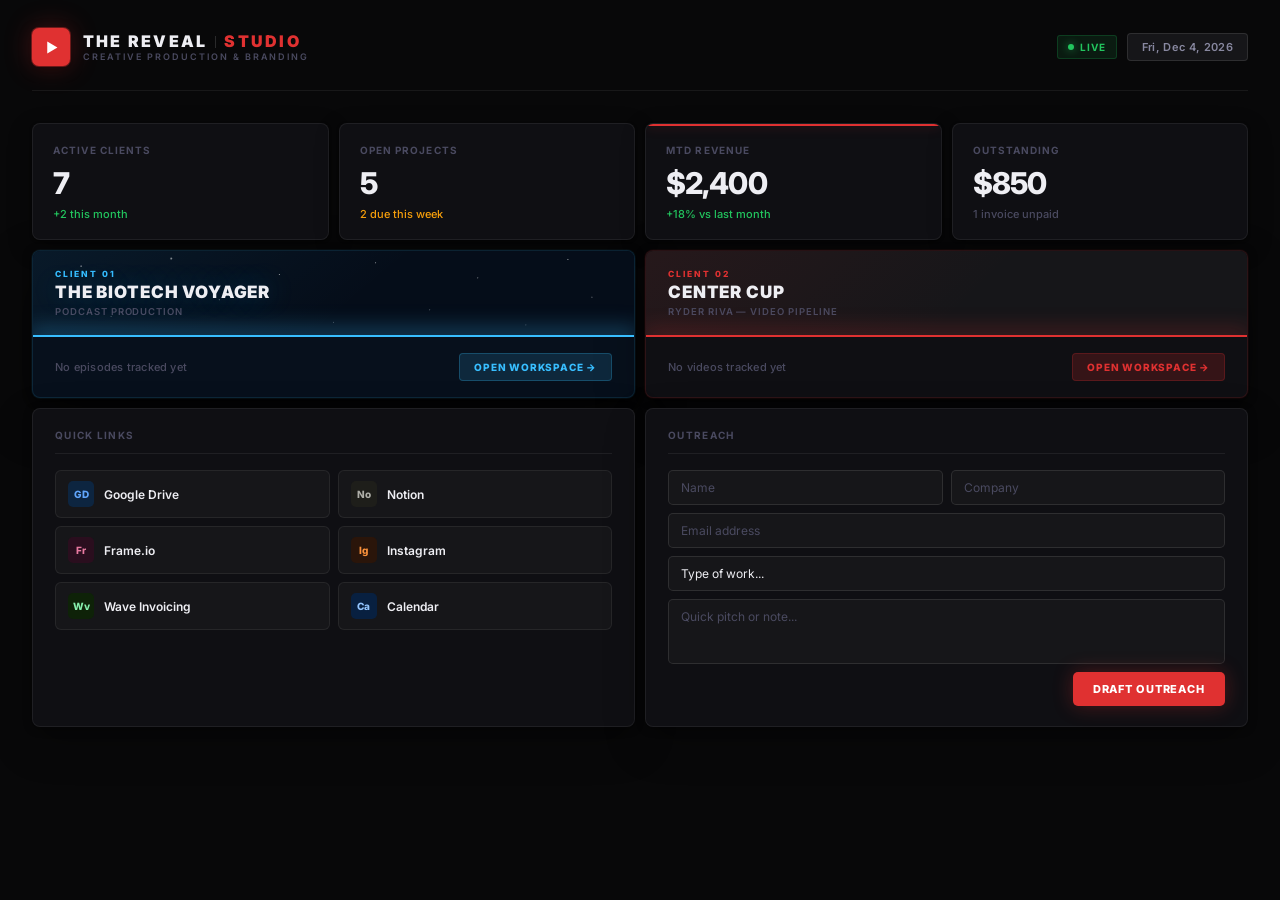
<file: index.html>
<!DOCTYPE html>
<html lang="en">
<head>
  <meta charset="UTF-8">
  <meta name="viewport" content="width=device-width, initial-scale=1.0">
  <title>The Reveal Studio — Dashboard</title>
  <link rel="stylesheet" href="styles.css">
</head>
<body>

<h2 class="sr-only">The Reveal Studio — agency dashboard</h2>

<div class="dash">

  <!-- HEADER -->
  <div class="top-bar">
    <div class="logo-lockup">
      <div class="logo-mark">
        <svg viewBox="0 0 20 20" fill="none" xmlns="http://www.w3.org/2000/svg">
          <polygon points="5,3 17,10 5,17" fill="white"/>
        </svg>
      </div>
      <div class="logo-text">
        <div class="logo-primary">THE REVEAL<span class="logo-divider"></span><span class="logo-accent">STUDIO</span></div>
        <div class="logo-sub">Creative Production &amp; Branding</div>
      </div>
    </div>
    <div class="header-right">
      <div class="live-badge"><div class="live-dot"></div>Live</div>
      <div class="date-pill" id="today-date"></div>
    </div>
  </div>

  <!-- METRIC CARDS -->
  <div class="metrics">
    <div class="metric">
      <div class="metric-label">Active Clients</div>
      <div class="metric-value">7</div>
      <div class="metric-sub up">+2 this month</div>
    </div>
    <div class="metric">
      <div class="metric-label">Open Projects</div>
      <div class="metric-value">5</div>
      <div class="metric-sub warn">2 due this week</div>
    </div>
    <div class="metric">
      <div class="metric-accent"></div>
      <div class="metric-label">MTD Revenue</div>
      <div class="metric-value">$2,400</div>
      <div class="metric-sub up">+18% vs last month</div>
    </div>
    <div class="metric">
      <div class="metric-label">Outstanding</div>
      <div class="metric-value">$850</div>
      <div class="metric-sub">1 invoice unpaid</div>
    </div>
  </div>

  <!-- CLIENT WORKSPACES -->
  <div class="workspace-grid">

    <!-- THE BIOTECH VOYAGER -->
    <div class="client-workspace biotech-workspace">
      <div class="workspace-header">
        <div class="workspace-header-inner">
          <div class="workspace-tag">Client 01</div>
          <div class="workspace-name">The Biotech Voyager</div>
          <div class="workspace-meta">Podcast Production</div>
        </div>
      </div>
      <div class="client-entry-body">
        <div class="client-entry-stats" id="bv-entry-stats">—</div>
        <a class="open-client-btn" href="biotech.html">Open Workspace →</a>
      </div>
    </div>

    <!-- CENTER CUP -->
    <div class="client-workspace">
      <div class="workspace-header">
        <div class="workspace-header-inner">
          <div class="workspace-tag">Client 02</div>
          <div class="workspace-name">Center Cup</div>
          <div class="workspace-meta">Ryder Riva — Video Pipeline</div>
        </div>
      </div>
      <div class="client-entry-body">
        <div class="client-entry-stats" id="cc-entry-stats">—</div>
        <a class="open-client-btn" href="center-cup.html">Open Workspace →</a>
      </div>
    </div>

  </div>

  <!-- QUICK LINKS + OUTREACH -->
  <div class="bottom-grid">
    <div class="card">
      <div class="card-header">
        <div class="card-title">Quick Links</div>
      </div>
      <div class="link-grid">
        <a class="quick-link" href="https://drive.google.com" target="_blank">
          <div class="link-icon" style="background:#0D2540;color:#60A5FA">GD</div>
          <span class="link-label">Google Drive</span>
        </a>
        <a class="quick-link" href="https://notion.so" target="_blank">
          <div class="link-icon" style="background:#1E1E1A;color:#AEAEA8">No</div>
          <span class="link-label">Notion</span>
        </a>
        <a class="quick-link" href="https://frame.io" target="_blank">
          <div class="link-icon" style="background:#2A0E1E;color:#E879A0">Fr</div>
          <span class="link-label">Frame.io</span>
        </a>
        <a class="quick-link" href="https://www.instagram.com" target="_blank">
          <div class="link-icon" style="background:#2A150A;color:#FB923C">Ig</div>
          <span class="link-label">Instagram</span>
        </a>
        <a class="quick-link" href="https://wave.com" target="_blank">
          <div class="link-icon" style="background:#0E2208;color:#86EFAC">Wv</div>
          <span class="link-label">Wave Invoicing</span>
        </a>
        <a class="quick-link" href="https://cal.google.com" target="_blank">
          <div class="link-icon" style="background:#082040;color:#93C5FD">Ca</div>
          <span class="link-label">Calendar</span>
        </a>
      </div>
    </div>

    <div class="card">
      <div class="card-header">
        <div class="card-title">Outreach</div>
      </div>
      <div class="outreach-form">
        <div class="outreach-row">
          <input type="text" placeholder="Name" id="out-name" />
          <input type="text" placeholder="Company" id="out-co" />
        </div>
        <input type="email" placeholder="Email address" id="out-email" />
        <select id="out-type">
          <option value="">Type of work...</option>
          <option>Video production</option>
          <option>Brand identity</option>
          <option>Event coverage</option>
          <option>Photography</option>
          <option>Social content</option>
        </select>
        <textarea rows="3" placeholder="Quick pitch or note..." id="out-note"></textarea>
        <button class="send-btn" onclick="handleOutreach()">Draft Outreach</button>
      </div>
    </div>
  </div>

</div>

<script>
const _d = new Date();
document.getElementById('today-date').textContent = _d.toLocaleDateString('en-CA', {
  weekday: 'short', month: 'short', day: 'numeric', year: 'numeric'
});

// Entry stats from localStorage
try {
  const bv = JSON.parse(localStorage.getItem('rs_bv_data') || '{}');
  const n = (bv.episodes || []).length;
  document.getElementById('bv-entry-stats').textContent =
    n === 0 ? 'No episodes tracked yet' : n + ' episode' + (n !== 1 ? 's' : '') + ' in pipeline';
} catch(e) {}
try {
  const cc = JSON.parse(localStorage.getItem('rs_cc_data') || '{}');
  const n = (cc.videos || []).length;
  document.getElementById('cc-entry-stats').textContent =
    n === 0 ? 'No videos tracked yet' : n + ' video' + (n !== 1 ? 's' : '') + ' in pipeline';
} catch(e) {}

function handleOutreach() {
  const name = document.getElementById('out-name').value;
  const co   = document.getElementById('out-co').value;
  const type = document.getElementById('out-type').value;
  const note = document.getElementById('out-note').value;
  if (!name && !co) {
    sendPrompt('Draft a cold outreach email for a potential client for The Reveal Studio. Type of work: ' + (type || 'video production'));
    return;
  }
  sendPrompt('Draft a cold outreach email from Isaiah at The Reveal Studio to ' + (name || 'this contact') + (co ? ' at ' + co : '') + '. Type of work: ' + (type || 'general') + (note ? '. Notes: ' + note : '') + '. Keep it tight, confident, no fluff.');
}
</script>

</body>
</html>
</file>
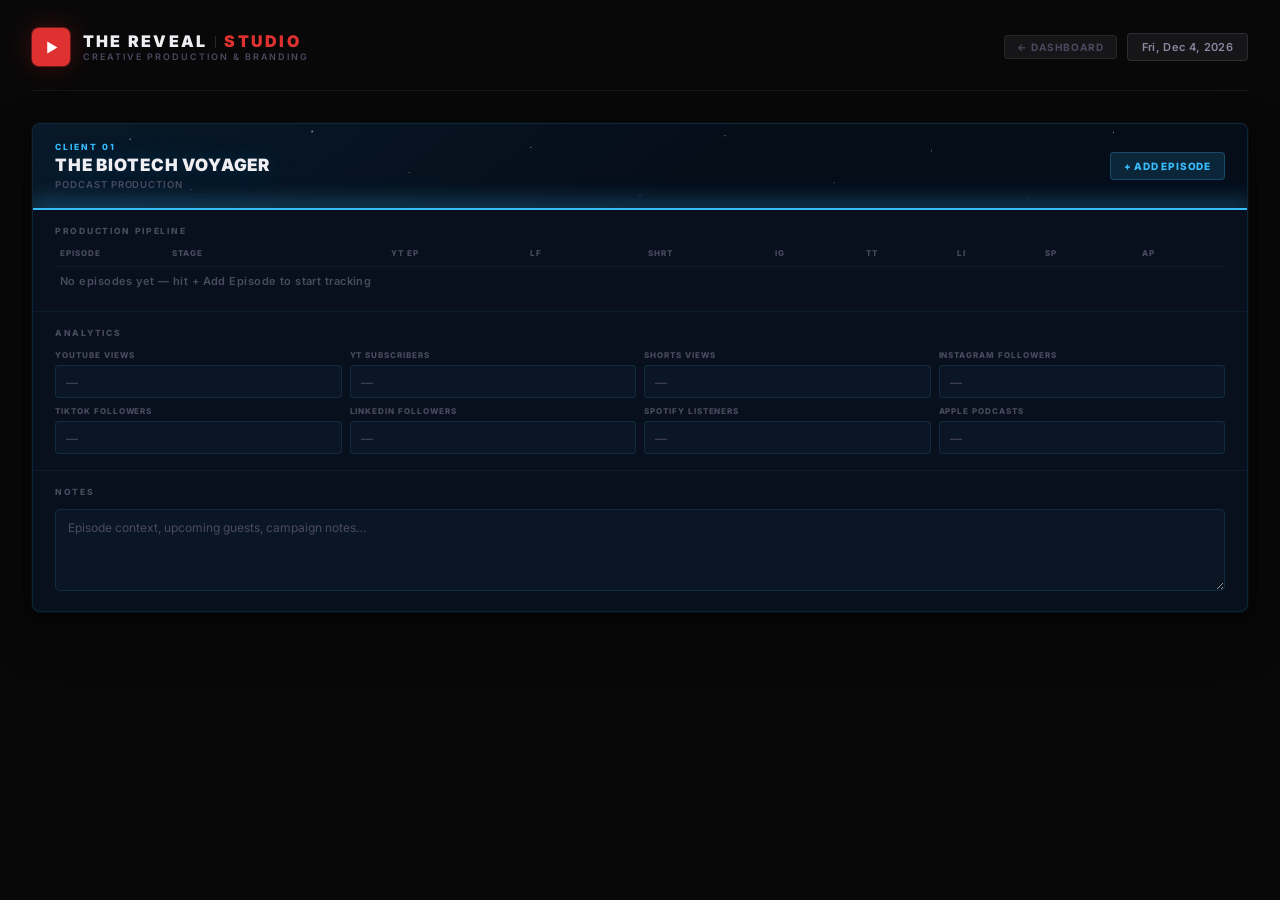
<file: biotech-voyager.html>
<!DOCTYPE html>
<html lang="en">
<head>
  <meta charset="UTF-8">
  <meta name="viewport" content="width=device-width, initial-scale=1.0">
  <title>The Biotech Voyager — The Reveal Studio</title>
  <link rel="stylesheet" href="styles.css">
</head>
<body>

<div class="dash">

  <!-- HEADER -->
  <div class="top-bar">
    <div class="logo-lockup">
      <div class="logo-mark">
        <svg viewBox="0 0 20 20" fill="none" xmlns="http://www.w3.org/2000/svg">
          <polygon points="5,3 17,10 5,17" fill="white"/>
        </svg>
      </div>
      <div class="logo-text">
        <div class="logo-primary">THE REVEAL<span class="logo-divider"></span><span class="logo-accent">STUDIO</span></div>
        <div class="logo-sub">Creative Production &amp; Branding</div>
      </div>
    </div>
    <div class="header-right">
      <a class="back-link" href="index.html">← Dashboard</a>
      <div class="date-pill" id="today-date"></div>
    </div>
  </div>

  <!-- BIOTECH VOYAGER WORKSPACE -->
  <div class="client-workspace biotech-workspace">
    <div class="workspace-header">
      <div class="workspace-header-inner">
        <div class="workspace-tag">Client 01</div>
        <div class="workspace-name">The Biotech Voyager</div>
        <div class="workspace-meta">Podcast Production</div>
      </div>
      <button class="add-ws-btn" onclick="addEpisode()">+ Add Episode</button>
    </div>

    <div class="workspace-section">
      <div class="section-label">Production Pipeline</div>
      <div class="ep-table-wrap">
        <table class="ep-table">
          <thead>
            <tr>
              <th style="width:112px">Episode</th>
              <th style="width:155px">Stage</th>
              <th title="Full YouTube Episode">YT EP</th>
              <th title="Long Form Cuts">LF</th>
              <th title="YouTube Shorts">SHRT</th>
              <th title="Instagram">IG</th>
              <th title="TikTok">TT</th>
              <th title="LinkedIn">LI</th>
              <th title="Spotify">SP</th>
              <th title="Apple Podcasts">AP</th>
              <th style="width:26px"></th>
            </tr>
          </thead>
          <tbody id="ep-tbody"></tbody>
        </table>
      </div>
    </div>

    <div class="workspace-section">
      <div class="section-label">Analytics</div>
      <div class="analytics-grid">
        <div class="analytics-field">
          <label>YouTube Views</label>
          <input type="text" id="bv-yt-views" placeholder="—" oninput="saveBV()">
        </div>
        <div class="analytics-field">
          <label>YT Subscribers</label>
          <input type="text" id="bv-yt-subs" placeholder="—" oninput="saveBV()">
        </div>
        <div class="analytics-field">
          <label>Shorts Views</label>
          <input type="text" id="bv-shorts-views" placeholder="—" oninput="saveBV()">
        </div>
        <div class="analytics-field">
          <label>Instagram Followers</label>
          <input type="text" id="bv-ig" placeholder="—" oninput="saveBV()">
        </div>
        <div class="analytics-field">
          <label>TikTok Followers</label>
          <input type="text" id="bv-tiktok" placeholder="—" oninput="saveBV()">
        </div>
        <div class="analytics-field">
          <label>LinkedIn Followers</label>
          <input type="text" id="bv-linkedin" placeholder="—" oninput="saveBV()">
        </div>
        <div class="analytics-field">
          <label>Spotify Listeners</label>
          <input type="text" id="bv-spotify" placeholder="—" oninput="saveBV()">
        </div>
        <div class="analytics-field">
          <label>Apple Podcasts</label>
          <input type="text" id="bv-apple" placeholder="—" oninput="saveBV()">
        </div>
      </div>
    </div>

    <div class="workspace-section">
      <div class="section-label">Notes</div>
      <textarea class="workspace-notes" id="bv-notes" rows="4"
        placeholder="Episode context, upcoming guests, campaign notes…"
        oninput="saveBV()"></textarea>
    </div>
  </div>

</div>

<script>
const _d = new Date();
document.getElementById('today-date').textContent = _d.toLocaleDateString('en-CA', {
  weekday: 'short', month: 'short', day: 'numeric', year: 'numeric'
});

const BV_KEY = 'rs_bv_data';

const BV_STAGES = [
  'Recording Scheduled','Live on YouTube','Full Episode Uploaded',
  'Clips In Progress','Clips Delivered','Posted'
];
const BV_CONTENT = [
  { key: 'fullYT',    label: 'Full YouTube Episode' },
  { key: 'longForm',  label: 'Long Form Cuts' },
  { key: 'shorts',    label: 'YouTube Shorts' },
  { key: 'instagram', label: 'Instagram' },
  { key: 'tiktok',    label: 'TikTok' },
  { key: 'linkedin',  label: 'LinkedIn' },
  { key: 'spotify',   label: 'Spotify' },
  { key: 'apple',     label: 'Apple Podcasts' }
];
const BV_STAGE_COLOR = {
  'Recording Scheduled':  'var(--text-2)',
  'Live on YouTube':      'var(--red)',
  'Full Episode Uploaded':'var(--amber)',
  'Clips In Progress':    'var(--amber)',
  'Clips Delivered':      'var(--blue)',
  'Posted':               'var(--green)'
};

const ANALYTICS_KEYS = ['yt-views','yt-subs','shorts-views','ig','tiktok','linkedin','spotify','apple'];

let bvData = { episodes: [], analytics: {}, notes: '' };

function loadData() {
  try { const s = localStorage.getItem(BV_KEY); if (s) bvData = JSON.parse(s); } catch(e) {}
  ANALYTICS_KEYS.forEach(k => {
    const el = document.getElementById('bv-' + k);
    if (el) el.value = (bvData.analytics || {})[k] || '';
  });
  document.getElementById('bv-notes').value = bvData.notes || '';
  renderEpisodes();
}

function saveBV() {
  const a = {};
  ANALYTICS_KEYS.forEach(k => { const el = document.getElementById('bv-' + k); a[k] = el ? el.value : ''; });
  bvData.analytics = a;
  bvData.notes = document.getElementById('bv-notes').value;
  localStorage.setItem(BV_KEY, JSON.stringify(bvData));
}

function addEpisode() {
  bvData.episodes.push({
    id: Date.now(), name: '', stage: 'Recording Scheduled',
    content: { fullYT:false, longForm:false, shorts:false, instagram:false, tiktok:false, linkedin:false, spotify:false, apple:false }
  });
  saveBV();
  renderEpisodes();
}

function deleteEpisode(id) {
  bvData.episodes = bvData.episodes.filter(e => e.id !== id);
  saveBV(); renderEpisodes();
}

function updateEpField(id, field, value) {
  const ep = bvData.episodes.find(e => e.id === id);
  if (!ep) return;
  if (field in ep.content) ep.content[field] = value;
  else ep[field] = value;
  saveBV();
  if (field === 'stage') {
    const sel = document.querySelector('[data-ep-stage="' + id + '"]');
    if (sel) sel.style.color = BV_STAGE_COLOR[value] || 'var(--text)';
  }
}

function renderEpisodes() {
  const tbody = document.getElementById('ep-tbody');
  if (!tbody) return;
  if (!bvData.episodes.length) {
    tbody.innerHTML = '<tr><td colspan="11" class="empty-state">No episodes yet — hit + Add Episode to start tracking</td></tr>';
    return;
  }
  tbody.innerHTML = bvData.episodes.map(ep => {
    const stageColor = BV_STAGE_COLOR[ep.stage] || 'var(--text)';
    const opts = BV_STAGES.map(s =>
      '<option value="' + s + '"' + (ep.stage === s ? ' selected' : '') + '>' + s + '</option>'
    ).join('');
    const cbs = BV_CONTENT.map(c =>
      '<td><input type="checkbox" class="ep-cb" title="' + c.label + '"' +
      (ep.content[c.key] ? ' checked' : '') +
      ' onchange="updateEpField(' + ep.id + ',\'' + c.key + '\',this.checked)"></td>'
    ).join('');
    return '<tr>' +
      '<td><input class="ep-name-input" type="text" placeholder="Ep. title…" value="' + escHtml(ep.name) + '"' +
      ' oninput="updateEpField(' + ep.id + ',\'name\',this.value)"></td>' +
      '<td><select class="stage-select" data-ep-stage="' + ep.id + '" style="color:' + stageColor + '"' +
      ' onchange="updateEpField(' + ep.id + ',\'stage\',this.value)">' + opts + '</select></td>' +
      cbs +
      '<td><button class="delete-row-btn" onclick="deleteEpisode(' + ep.id + ')" title="Remove">×</button></td>' +
    '</tr>';
  }).join('');
}

function escHtml(s) {
  if (!s) return '';
  return String(s).replace(/&/g,'&amp;').replace(/</g,'&lt;').replace(/>/g,'&gt;').replace(/"/g,'&quot;');
}

loadData();
</script>

</body>
</html>
</file>
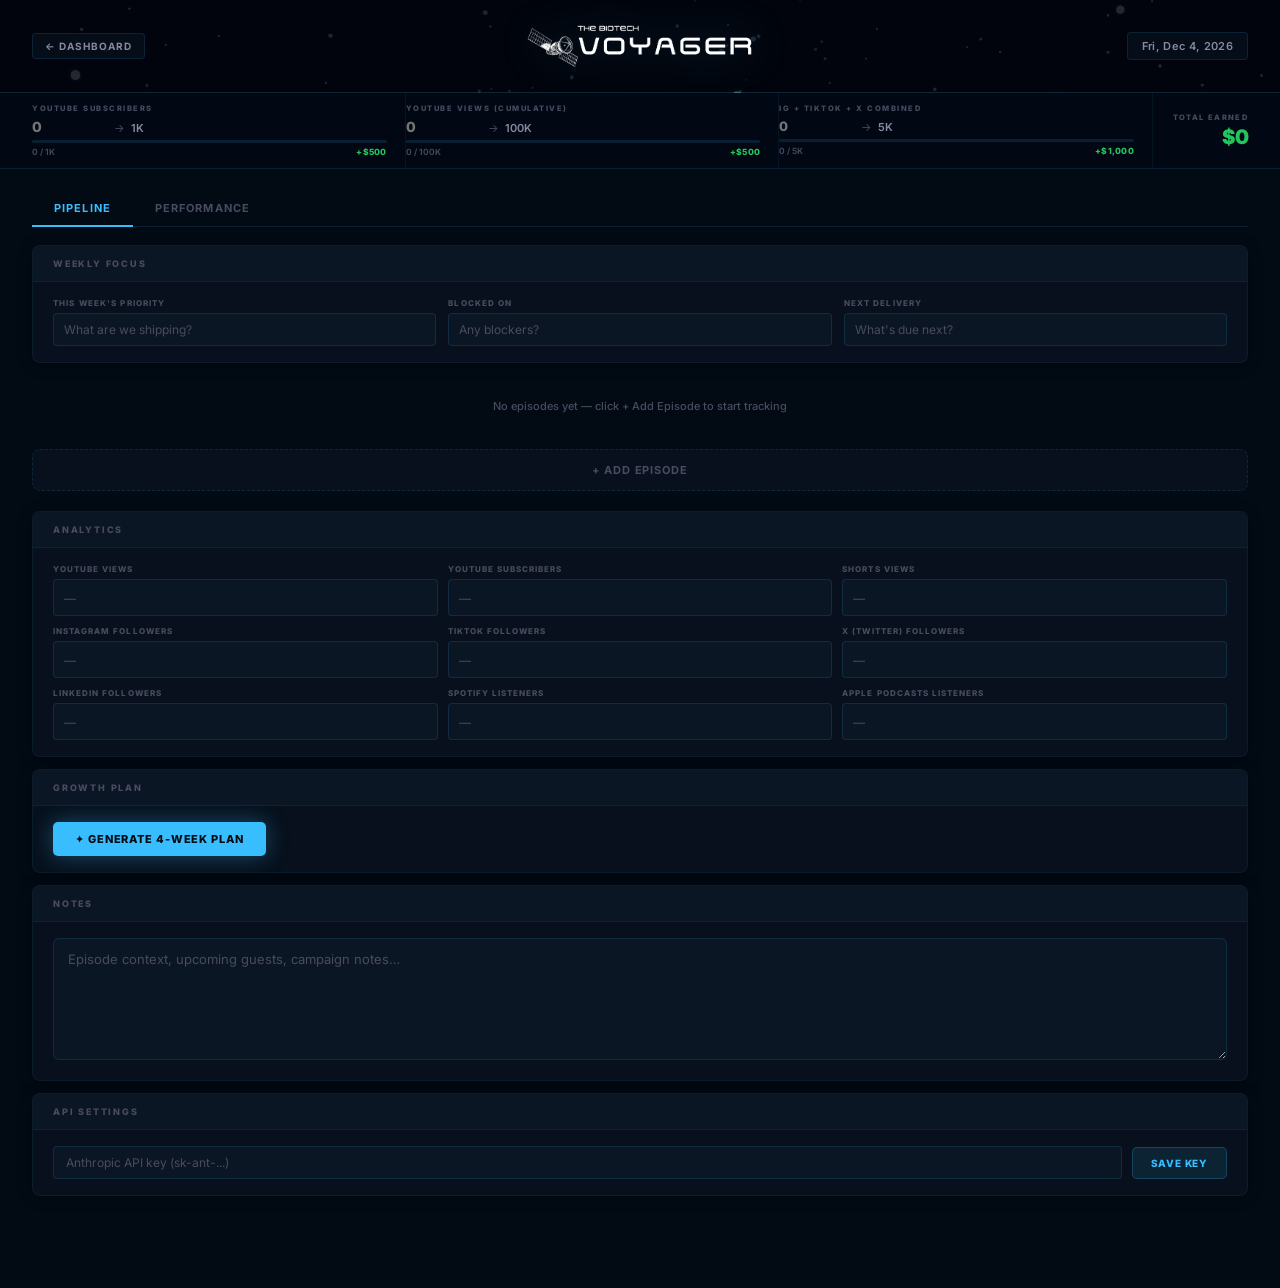
<file: biotech.html>
<!DOCTYPE html>
<html lang="en">
<head>
<meta charset="UTF-8">
<meta name="viewport" content="width=device-width, initial-scale=1.0">
<title>The Biotech Voyager — Workspace</title>
<style>
@import url('https://fonts.googleapis.com/css2?family=Inter:wght@400;500;600;700;800;900&display=swap');

:root {
  --bg:      #020A14;
  --surf:    #07101C;
  --surf2:   #0B1625;
  --surf3:   #101E30;
  --surf4:   #152238;
  --acc:     #38BEFF;
  --acc-dim: rgba(56,190,255,0.11);
  --acc-bdr: rgba(56,190,255,0.22);
  --acc-glo: rgba(56,190,255,0.35);
  --txt:     #EEEEF3;
  --txt2:    #8888A0;
  --txt3:    #4A4A60;
  --bdr:     rgba(56,190,255,0.07);
  --bdr2:    rgba(56,190,255,0.13);
  --bdr3:    rgba(56,190,255,0.20);
  --grn:     #22C55E;
  --grn-dim: rgba(34,197,94,0.11);
  --grn-bdr: rgba(34,197,94,0.22);
  --amb:     #F59E0B;
  --err:     #FF6B6B;
}
* { box-sizing: border-box; margin: 0; padding: 0; }
body {
  font-family: 'Inter', system-ui, sans-serif;
  background: var(--bg); color: var(--txt);
  -webkit-font-smoothing: antialiased; min-height: 100vh;
}

/* ── HEADER ─────────────────────────────────── */
.bv-header {
  position: relative;
  background-image: url('Assets/The Biotech Voyager/Graphics/The Biotech Voyager Logo Reveal (0;00;10;24).jpg');
  background-size: cover; background-position: center 30%;
  border-bottom: 1px solid var(--bdr3);
}
.bv-header::before {
  content: ''; position: absolute; inset: 0;
  background: rgba(2,8,20,0.60); pointer-events: none;
}
.bv-header-inner {
  position: relative;
  display: grid; grid-template-columns: 1fr auto 1fr;
  align-items: center; gap: 20px;
  max-width: 1320px; margin: 0 auto; padding: 24px 32px;
}
.bv-header-left { display: flex; align-items: center; gap: 14px; }
.bv-back {
  display: inline-flex; align-items: center; gap: 7px;
  font-size: 10px; font-weight: 700; letter-spacing: 0.1em; text-transform: uppercase;
  color: var(--txt2); text-decoration: none;
  background: rgba(7,16,28,0.75); border: 1px solid var(--bdr2);
  padding: 6px 12px; border-radius: 4px; transition: color 0.15s, border-color 0.15s;
  flex-shrink: 0;
}
.bv-back:hover { color: var(--txt); border-color: var(--bdr3); }
.bv-header-center { display: flex; justify-content: center; align-items: center; }
.bv-logo-img {
  height: 44px; width: auto;
  filter: drop-shadow(0 0 20px rgba(56,190,255,0.28));
}
.bv-header-right { display: flex; align-items: center; justify-content: flex-end; gap: 10px; }
.bv-live-badge {
  display: none; align-items: center; gap: 6px;
  font-size: 10px; font-weight: 700; letter-spacing: 0.11em; text-transform: uppercase;
  color: var(--acc); background: var(--acc-dim); border: 1px solid var(--acc-bdr);
  padding: 5px 10px; border-radius: 3px;
}
.bv-live-dot {
  width: 6px; height: 6px; border-radius: 50%; background: var(--acc);
  box-shadow: 0 0 8px var(--acc-glo);
  animation: bv-pulse 2s ease-in-out infinite;
}
@keyframes bv-pulse {
  0%,100% { opacity:1; box-shadow:0 0 8px var(--acc-glo); }
  50%      { opacity:0.45; box-shadow:0 0 3px var(--acc-glo); }
}
.bv-date {
  font-size: 11px; font-weight: 600; color: var(--txt2);
  background: rgba(7,16,28,0.75); border: 1px solid var(--bdr2);
  padding: 6px 14px; border-radius: 4px; letter-spacing: 0.03em;
}

/* ── MILESTONE BAR ───────────────────────────── */
.ms-bar {
  position: sticky; top: 0; z-index: 100;
  background: rgba(3,9,20,0.96);
  border-bottom: 1px solid var(--bdr2);
  backdrop-filter: blur(14px); -webkit-backdrop-filter: blur(14px);
}
.ms-bar-inner {
  display: grid; grid-template-columns: 1fr 1fr 1fr auto;
  max-width: 1320px; margin: 0 auto; padding: 0 32px;
}
.ms-group {
  padding: 11px 18px 11px 0; border-right: 1px solid var(--bdr);
}
.ms-group:last-of-type { border-right: none; }
.ms-total-box {
  padding: 11px 0 11px 20px;
  display: flex; flex-direction: column; justify-content: center; align-items: flex-end;
}
.ms-lbl {
  font-size: 7.5px; font-weight: 800; letter-spacing: 0.2em; text-transform: uppercase;
  color: var(--txt3); margin-bottom: 5px;
}
.ms-vals {
  display: flex; align-items: baseline; gap: 6px; margin-bottom: 4px;
}
.ms-cur {
  font-size: 14px; font-weight: 800; color: var(--acc); letter-spacing: -0.02em;
  background: transparent; border: none; border-bottom: 1px solid transparent;
  width: 76px; font-family: inherit; transition: border-color 0.15s;
}
.ms-cur:focus { outline: none; border-bottom-color: var(--acc); }
.ms-cur[readonly] { cursor: default; color: var(--txt2); font-size: 13px; }
.ms-arrow { font-size: 11px; color: var(--txt3); }
.ms-target { font-size: 11px; font-weight: 600; color: var(--txt2); }
.ms-track {
  height: 3px; background: var(--bdr2); border-radius: 2px; margin-bottom: 4px; overflow: hidden;
}
.ms-fill {
  height: 100%;
  background: linear-gradient(90deg, var(--acc), rgba(56,190,255,0.55));
  border-radius: 2px; transition: width 0.45s ease; width: 0%;
}
.ms-foot {
  display: flex; justify-content: space-between; align-items: baseline;
}
.ms-foot-cur { font-size: 8.5px; color: var(--txt3); font-weight: 600; }
.ms-foot-bonus { font-size: 8.5px; font-weight: 800; color: var(--grn); letter-spacing: 0.03em; }
.ms-total-lbl {
  font-size: 7.5px; font-weight: 800; letter-spacing: 0.18em; text-transform: uppercase;
  color: var(--txt3); margin-bottom: 3px;
}
.ms-total-val { font-size: 20px; font-weight: 900; color: var(--grn); letter-spacing: -0.03em; }

/* ── LAYOUT ─────────────────────────────────── */
.bv-content {
  max-width: 1320px; margin: 0 auto; padding: 22px 32px 80px;
}

/* ── TABS ────────────────────────────────────── */
.bv-tab-nav {
  display: flex; gap: 0; margin-bottom: 18px;
  border-bottom: 1px solid var(--bdr2);
}
.bv-tab-btn {
  font-size: 11px; font-weight: 700; letter-spacing: 0.1em; text-transform: uppercase;
  color: var(--txt3); background: transparent; border: none; border-bottom: 2px solid transparent;
  padding: 10px 22px; margin-bottom: -1px; cursor: pointer; font-family: inherit;
  transition: color 0.15s, border-color 0.15s;
}
.bv-tab-btn:hover { color: var(--txt2); }
.bv-tab-btn.active { color: var(--acc); border-bottom-color: var(--acc); }
.hidden { display: none !important; }

/* ── SECTION CARD ───────────────────────────── */
.bv-card {
  background: var(--surf); border: 1px solid var(--bdr); border-radius: 8px;
  overflow: hidden; margin-bottom: 12px;
  box-shadow: 0 2px 14px rgba(0,0,0,0.38);
}
.card-hdr {
  display: flex; align-items: center; justify-content: space-between;
  padding: 12px 20px; background: var(--surf2); border-bottom: 1px solid var(--bdr);
}
.card-title {
  font-size: 9px; font-weight: 800; letter-spacing: 0.2em; text-transform: uppercase;
  color: var(--txt3);
}
.card-body { padding: 16px 20px; }

/* ── WEEKLY FOCUS ───────────────────────────── */
.focus-grid { display: grid; grid-template-columns: 1fr 1fr 1fr; gap: 12px; }
.focus-field label {
  display: block; font-size: 8px; font-weight: 800; letter-spacing: 0.14em;
  text-transform: uppercase; color: var(--txt3); margin-bottom: 5px;
}
.focus-field input {
  width: 100%; background: var(--surf2); border: 1px solid var(--bdr2);
  color: var(--txt); font-size: 12px; font-weight: 500; padding: 8px 10px;
  border-radius: 4px; font-family: inherit; transition: border-color 0.15s;
}
.focus-field input:focus { outline: none; border-color: var(--acc); }
.focus-field input::placeholder { color: var(--txt3); font-weight: 400; }

/* ── EPISODE CARDS ──────────────────────────── */
#episodes-container { display: flex; flex-direction: column; gap: 10px; margin-bottom: 12px; }
.ep-card {
  background: var(--surf); border: 1px solid var(--bdr); border-radius: 8px;
  overflow: hidden; box-shadow: 0 2px 12px rgba(0,0,0,0.32);
}
.ep-hdr {
  display: flex; align-items: center; gap: 10px; flex-wrap: wrap;
  padding: 13px 18px; background: var(--surf2);
  border-bottom: 2px solid var(--acc); position: relative;
}
.ep-hdr::after {
  content: ''; position: absolute; bottom: -2px; left: 0; right: 0; height: 2px;
  background: var(--acc); box-shadow: 0 0 14px 2px var(--acc-glo);
}
.ep-title-inp {
  flex: 1; min-width: 160px; background: transparent; border: none;
  border-bottom: 1px solid transparent; color: var(--txt);
  font-size: 14px; font-weight: 700; font-family: inherit;
  padding: 2px 4px; letter-spacing: 0.02em; transition: border-color 0.15s;
}
.ep-title-inp:focus { outline: none; border-bottom-color: var(--acc); }
.ep-title-inp::placeholder { color: var(--txt3); font-weight: 400; }
.ep-date-inp {
  font-size: 11px; font-weight: 600; color: var(--txt2);
  background: var(--surf3); border: 1px solid var(--bdr2);
  padding: 5px 8px; border-radius: 4px; font-family: inherit; color-scheme: dark;
  transition: border-color 0.15s; flex-shrink: 0;
}
.ep-date-inp:focus { outline: none; border-color: var(--acc); }
.day-toggle { display: flex; gap: 3px; flex-shrink: 0; }
.day-btn {
  font-size: 9px; font-weight: 800; letter-spacing: 0.1em;
  padding: 5px 9px; border-radius: 3px; border: 1px solid var(--bdr2);
  background: transparent; color: var(--txt3); cursor: pointer; font-family: inherit;
  transition: all 0.15s;
}
.day-btn.active { background: var(--acc-dim); border-color: var(--acc-bdr); color: var(--acc); }
.live-tog { display: flex; align-items: center; gap: 6px; cursor: pointer; user-select: none; flex-shrink: 0; }
.live-tog input { position: absolute; opacity: 0; width: 1px; height: 1px; }
.live-tog-track {
  width: 30px; height: 16px; border-radius: 8px;
  background: var(--surf3); border: 1px solid var(--bdr2);
  position: relative; transition: background 0.2s, border-color 0.2s; flex-shrink: 0;
}
.live-tog input:checked ~ .live-tog-track { background: var(--acc-dim); border-color: var(--acc-bdr); }
.live-tog-thumb {
  width: 10px; height: 10px; border-radius: 50%; background: var(--txt3);
  position: absolute; top: 2px; left: 2px; transition: all 0.2s;
}
.live-tog input:checked ~ .live-tog-track .live-tog-thumb { background: var(--acc); left: 16px; box-shadow: 0 0 6px var(--acc-glo); }
.live-tog-lbl { font-size: 9px; font-weight: 800; letter-spacing: 0.1em; color: var(--txt3); transition: color 0.15s; }
.live-tog input:checked ~ .live-tog-lbl { color: var(--acc); }
.ep-del-btn {
  width: 26px; height: 26px; display: flex; align-items: center; justify-content: center;
  background: transparent; border: none; color: var(--txt3); cursor: pointer;
  font-size: 18px; line-height: 1; border-radius: 4px; font-family: inherit; flex-shrink: 0;
  margin-left: auto; transition: color 0.15s, background 0.15s;
}
.ep-del-btn:hover { color: var(--err); background: rgba(255,107,107,0.1); }

/* Clip/LF/Podcast sections */
.ep-clips, .ep-lf, .ep-podcast {
  padding: 11px 18px; border-bottom: 1px solid var(--bdr);
}
.ep-podcast { border-bottom: none; }
.sub-lbl {
  font-size: 7.5px; font-weight: 800; letter-spacing: 0.22em; text-transform: uppercase;
  color: var(--txt3); margin-bottom: 8px;
}
.clips-col-hdr {
  display: grid; grid-template-columns: 16px 1fr 26px 26px 26px 26px;
  gap: 6px; align-items: center; padding-bottom: 5px; margin-bottom: 3px;
  border-bottom: 1px solid var(--bdr);
}
.clips-col-hdr-icn { display: flex; justify-content: center; align-items: center; }
.clips-col-hdr-icn svg { width: 11px; height: 11px; color: var(--txt3); }
.clip-row {
  display: grid; grid-template-columns: 16px 1fr 26px 26px 26px 26px;
  gap: 6px; align-items: center; padding: 4px 0;
  border-bottom: 1px solid rgba(56,190,255,0.035);
}
.clip-row:last-child { border-bottom: none; }
.clip-num { font-size: 8.5px; font-weight: 700; color: var(--txt3); text-align: center; }
.clip-inp {
  background: transparent; border: none; border-bottom: 1px solid transparent;
  color: var(--txt); font-size: 12px; font-weight: 500; font-family: inherit;
  padding: 2px 3px; width: 100%; transition: border-color 0.15s;
}
.clip-inp:focus { outline: none; border-bottom-color: var(--acc); }
.clip-inp::placeholder { color: var(--txt3); font-size: 11px; }
.plat-chk { display: flex; justify-content: center; align-items: center; cursor: pointer; }
.plat-chk input { position: absolute; opacity: 0; width: 1px; height: 1px; }
.plat-icn {
  width: 24px; height: 24px; display: flex; align-items: center; justify-content: center;
  border-radius: 4px; border: 1px solid var(--bdr2); background: var(--surf2);
  transition: all 0.15s;
}
.plat-icn svg { width: 11px; height: 11px; color: var(--txt3); transition: color 0.15s; }
.plat-chk input:checked + .plat-icn { background: var(--acc-dim); border-color: var(--acc-bdr); }
.plat-chk input:checked + .plat-icn svg { color: var(--acc); }
.plat-chk:hover .plat-icn { border-color: var(--bdr3); }

/* Long form */
.lf-row-hdr { display: flex; align-items: center; justify-content: space-between; margin-bottom: 7px; }
.lf-add-btn {
  font-size: 9px; font-weight: 800; letter-spacing: 0.08em; text-transform: uppercase;
  color: var(--acc); background: var(--acc-dim); border: 1px solid var(--acc-bdr);
  padding: 4px 10px; border-radius: 3px; cursor: pointer; font-family: inherit;
  transition: background 0.15s;
}
.lf-add-btn:hover { background: rgba(56,190,255,0.2); }
.lf-row {
  display: flex; align-items: center; gap: 8px;
  padding: 4px 0; border-bottom: 1px solid rgba(56,190,255,0.035);
}
.lf-row:last-child { border-bottom: none; }
.lf-inp {
  flex: 1; background: transparent; border: none; border-bottom: 1px solid transparent;
  color: var(--txt); font-size: 12px; font-weight: 500; font-family: inherit;
  padding: 2px 3px; transition: border-color 0.15s;
}
.lf-inp:focus { outline: none; border-bottom-color: var(--acc); }
.lf-inp::placeholder { color: var(--txt3); font-size: 11px; }
.lf-del {
  width: 20px; height: 20px; display: flex; align-items: center; justify-content: center;
  background: transparent; border: none; color: var(--txt3); cursor: pointer;
  font-size: 16px; line-height: 1; border-radius: 3px; font-family: inherit; flex-shrink: 0;
  transition: color 0.15s;
}
.lf-del:hover { color: var(--err); }
.lf-empty { font-size: 10px; color: var(--txt3); }

/* Podcast row */
.pod-row { display: flex; align-items: center; gap: 18px; }
.pod-plat { display: flex; align-items: center; gap: 7px; cursor: pointer; user-select: none; }
.pod-plat input { position: absolute; opacity: 0; width: 1px; height: 1px; }
.pod-icn {
  width: 28px; height: 28px; display: flex; align-items: center; justify-content: center;
  border-radius: 5px; border: 1px solid var(--bdr2); background: var(--surf2); transition: all 0.15s;
}
.pod-icn svg { width: 13px; height: 13px; color: var(--txt3); transition: color 0.15s; }
.pod-plat input:checked + .pod-icn { background: var(--acc-dim); border-color: var(--acc-bdr); }
.pod-plat input:checked + .pod-icn svg { color: var(--acc); }
.pod-plat-name { font-size: 10px; font-weight: 600; color: var(--txt3); }
.pod-plat input:checked ~ .pod-plat-name { color: var(--txt2); }

.add-ep-btn {
  width: 100%; padding: 13px; background: var(--surf); border: 1px dashed var(--bdr2);
  color: var(--txt3); font-size: 11px; font-weight: 700; letter-spacing: 0.08em;
  text-transform: uppercase; cursor: pointer; border-radius: 8px; font-family: inherit;
  transition: all 0.15s;
}
.add-ep-btn:hover { border-color: var(--acc-bdr); color: var(--acc); background: var(--acc-dim); }

/* ── PERFORMANCE ─────────────────────────────── */
.ai-row { display: flex; align-items: center; gap: 12px; margin-bottom: 16px; }
.ai-btn {
  display: inline-flex; align-items: center; gap: 8px;
  font-size: 11px; font-weight: 800; letter-spacing: 0.08em; text-transform: uppercase;
  color: var(--bg); background: var(--acc); border: none;
  padding: 10px 22px; border-radius: 5px; cursor: pointer; font-family: inherit;
  box-shadow: 0 0 22px var(--acc-glo); transition: box-shadow 0.15s, opacity 0.15s;
}
.ai-btn:hover { box-shadow: 0 0 34px var(--acc-glo); }
.ai-btn:disabled { opacity: 0.55; cursor: default; }
.ai-result {
  background: var(--surf2); border: 1px solid var(--acc-bdr); border-radius: 8px;
  padding: 16px 18px; font-size: 13px; color: var(--txt); line-height: 1.68;
  margin-bottom: 18px;
}
.ai-loading { color: var(--txt2); font-size: 12px; font-style: italic; }
.api-err { color: var(--err); font-size: 12px; }

#perf-container { display: flex; flex-direction: column; gap: 12px; }
.perf-card {
  background: var(--surf); border: 1px solid var(--bdr); border-radius: 8px;
  overflow: hidden; box-shadow: 0 2px 12px rgba(0,0,0,0.3);
}
.perf-hdr {
  display: flex; align-items: center; justify-content: space-between;
  padding: 11px 18px; background: var(--surf2); border-bottom: 1px solid var(--bdr);
}
.perf-crumb { font-size: 10px; color: var(--txt3); font-weight: 600; }
.perf-crumb strong { color: var(--txt2); font-weight: 700; }
.perf-plat-row {
  padding: 12px 18px; border-bottom: 1px solid var(--bdr);
}
.perf-plat-row:last-of-type { border-bottom: none; }
.perf-plat-hdr {
  display: flex; align-items: center; gap: 8px; margin-bottom: 9px;
}
.perf-plat-hdr svg { width: 13px; height: 13px; color: var(--acc); }
.perf-plat-name { font-size: 9px; font-weight: 800; letter-spacing: 0.15em; text-transform: uppercase; color: var(--txt2); }
.perf-stat-grid { display: grid; grid-template-columns: repeat(4,1fr); gap: 8px; }
.perf-stat label {
  display: block; font-size: 7.5px; font-weight: 800; letter-spacing: 0.13em;
  text-transform: uppercase; color: var(--txt3); margin-bottom: 4px;
}
.perf-stat input {
  width: 100%; background: var(--surf2); border: 1px solid var(--bdr2);
  color: var(--txt); font-size: 13px; font-weight: 700; padding: 6px 8px;
  border-radius: 4px; font-family: inherit; font-variant-numeric: tabular-nums;
  transition: border-color 0.15s;
}
.perf-stat input:focus { outline: none; border-color: var(--acc); }
.perf-stat input::placeholder { color: var(--txt3); font-weight: 400; font-size: 11px; }
.perf-meta { padding: 14px 18px; }
.perf-meta-grid { display: grid; grid-template-columns: auto 1fr 1fr 1fr; gap: 14px; }
.hook-col label {
  display: block; font-size: 7.5px; font-weight: 800; letter-spacing: 0.13em;
  text-transform: uppercase; color: var(--txt3); margin-bottom: 7px;
}
.stars { display: flex; gap: 3px; }
.star { font-size: 20px; cursor: pointer; color: var(--txt3); transition: color 0.1s; line-height: 1; }
.star.lit { color: var(--acc); }
.star:hover { color: var(--acc); }
.note-col label {
  display: block; font-size: 7.5px; font-weight: 800; letter-spacing: 0.13em;
  text-transform: uppercase; color: var(--txt3); margin-bottom: 5px;
}
.note-col textarea {
  width: 100%; background: var(--surf2); border: 1px solid var(--bdr2);
  color: var(--txt); font-size: 12px; padding: 8px 10px; border-radius: 4px;
  font-family: inherit; resize: vertical; min-height: 62px; transition: border-color 0.15s;
}
.note-col textarea:focus { outline: none; border-color: var(--acc); }
.note-col textarea::placeholder { color: var(--txt3); font-size: 11px; }
.perf-empty { padding: 32px; text-align: center; color: var(--txt3); font-size: 12px; }

/* ── ANALYTICS ───────────────────────────────── */
.an-grid { display: grid; grid-template-columns: repeat(3,1fr); gap: 10px; }
.an-field label {
  display: block; font-size: 8px; font-weight: 800; letter-spacing: 0.13em;
  text-transform: uppercase; color: var(--txt3); margin-bottom: 5px;
}
.an-field input {
  width: 100%; background: var(--surf2); border: 1px solid var(--bdr2);
  color: var(--txt); font-size: 15px; font-weight: 800; padding: 8px 10px;
  border-radius: 4px; font-family: inherit; font-variant-numeric: tabular-nums;
  transition: border-color 0.15s, box-shadow 0.15s;
}
.an-field input:focus { outline: none; border-color: var(--acc); box-shadow: 0 0 0 2px var(--acc-dim); }
.an-field input::placeholder { color: var(--txt3); font-weight: 400; font-size: 12px; }

/* ── SETTINGS ROW ───────────────────────────── */
.settings-row { display: flex; gap: 10px; align-items: center; }
.settings-row input {
  flex: 1; background: var(--surf2); border: 1px solid var(--bdr2);
  color: var(--txt); font-size: 12px; padding: 8px 12px; border-radius: 4px;
  font-family: inherit; transition: border-color 0.15s;
}
.settings-row input:focus { outline: none; border-color: var(--acc); }
.settings-row input::placeholder { color: var(--txt3); }

/* ── GROWTH PLAN ─────────────────────────────── */
.growth-result {
  margin-top: 14px; background: var(--surf2); border: 1px solid var(--bdr2);
  border-radius: 8px; padding: 18px 20px; font-size: 13px; color: var(--txt);
  line-height: 1.72; white-space: pre-wrap;
}

/* ── NOTES ───────────────────────────────────── */
.notes-ta {
  width: 100%; background: var(--surf2); border: 1px solid var(--bdr2);
  color: var(--txt); font-size: 13px; padding: 12px 14px;
  border-radius: 6px; font-family: inherit; resize: vertical; min-height: 120px;
  transition: border-color 0.15s;
}
.notes-ta:focus { outline: none; border-color: var(--acc); box-shadow: 0 0 0 2px var(--acc-dim); }
.notes-ta::placeholder { color: var(--txt3); }

/* ── BUTTONS ─────────────────────────────────── */
.bv-btn {
  font-size: 10px; font-weight: 800; letter-spacing: 0.08em; text-transform: uppercase;
  padding: 9px 18px; border-radius: 5px; cursor: pointer; font-family: inherit;
  border: 1px solid var(--acc-bdr); color: var(--acc); background: var(--acc-dim);
  transition: background 0.15s, box-shadow 0.15s;
}
.bv-btn:hover { background: rgba(56,190,255,0.22); }
.bv-btn:disabled { opacity: 0.5; cursor: default; }
.empty-state { padding: 24px; text-align: center; color: var(--txt3); font-size: 11px; font-weight: 500; }
</style>
</head>
<body>

<!-- SVG ICON SPRITES -->
<svg style="display:none" xmlns="http://www.w3.org/2000/svg">
  <symbol id="ic-yt" viewBox="0 0 24 24">
    <path fill="currentColor" d="M23.498 6.186a3.016 3.016 0 0 0-2.122-2.136C19.505 3.545 12 3.545 12 3.545s-7.505 0-9.377.505A3.017 3.017 0 0 0 .502 6.186C0 8.07 0 12 0 12s0 3.93.502 5.814a3.016 3.016 0 0 0 2.122 2.136c1.871.505 9.376.505 9.376.505s7.505 0 9.377-.505a3.015 3.015 0 0 0 2.122-2.136C24 15.93 24 12 24 12s0-3.93-.502-5.814zM9.545 15.568V8.432L15.818 12z"/>
  </symbol>
  <symbol id="ic-ig" viewBox="0 0 24 24">
    <path fill="currentColor" d="M12 0C8.74 0 8.333.015 7.053.072 5.775.132 4.905.333 4.14.63c-.789.306-1.459.717-2.126 1.384S.935 3.35.63 4.14C.333 4.905.131 5.775.072 7.053.012 8.333 0 8.74 0 12c0 3.259.014 3.668.072 4.948.059 1.277.261 2.148.558 2.913.306.788.717 1.459 1.384 2.126.667.666 1.336 1.079 2.126 1.384.766.296 1.636.499 2.913.558C8.333 23.988 8.74 24 12 24s3.667-.015 4.947-.072c1.277-.059 2.148-.262 2.913-.558.788-.306 1.459-.718 2.126-1.384.666-.667 1.079-1.335 1.384-2.126.296-.765.499-1.636.558-2.913.06-1.28.072-1.689.072-4.948 0-3.259-.014-3.667-.072-4.947-.059-1.277-.262-2.149-.558-2.913-.306-.789-.718-1.459-1.384-2.126C21.319 1.347 20.651.935 19.86.63c-.765-.297-1.636-.499-2.913-.558C15.667.012 15.26 0 12 0zm0 2.16c3.203 0 3.585.016 4.85.071 1.17.055 1.805.249 2.227.415.562.217.96.477 1.382.896.419.42.679.819.896 1.381.164.422.36 1.057.413 2.227.057 1.266.07 1.646.07 4.85s-.015 3.585-.074 4.85c-.061 1.17-.256 1.805-.421 2.227-.224.562-.479.96-.899 1.382-.419.419-.824.679-1.38.896-.42.164-1.065.36-2.235.413-1.274.057-1.649.07-4.859.07-3.211 0-3.586-.015-4.859-.074-1.171-.061-1.816-.256-2.236-.421-.569-.224-.96-.479-1.379-.899-.421-.419-.69-.824-.9-1.38-.165-.42-.359-1.065-.42-2.235-.045-1.26-.061-1.649-.061-4.844 0-3.196.016-3.586.061-4.861.061-1.17.255-1.814.42-2.234.21-.57.479-.96.9-1.381.419-.419.81-.689 1.379-.898.42-.166 1.051-.361 2.221-.421 1.275-.045 1.65-.06 4.859-.06l.045.03zm0 3.678c-3.405 0-6.162 2.76-6.162 6.162 0 3.405 2.76 6.162 6.162 6.162 3.405 0 6.162-2.76 6.162-6.162 0-3.405-2.76-6.162-6.162-6.162zM12 16c-2.21 0-4-1.79-4-4s1.79-4 4-4 4 1.79 4 4-1.79 4-4 4zm7.846-10.405c0 .795-.646 1.44-1.44 1.44-.795 0-1.44-.646-1.44-1.44 0-.794.646-1.439 1.44-1.439.793-.001 1.44.645 1.44 1.439z"/>
  </symbol>
  <symbol id="ic-tt" viewBox="0 0 24 24">
    <path fill="currentColor" d="M12.525.02c1.31-.02 2.61-.01 3.91-.02.08 1.53.63 3.09 1.75 4.17 1.12 1.11 2.7 1.62 4.24 1.79v4.03c-1.44-.05-2.89-.35-4.2-.97-.57-.26-1.1-.59-1.62-.93-.01 2.92.01 5.84-.02 8.75-.08 1.4-.54 2.79-1.35 3.94-1.31 1.92-3.58 3.17-5.91 3.21-1.43.08-2.86-.31-4.08-1.03-2.02-1.19-3.44-3.37-3.65-5.71-.02-.5-.03-1-.01-1.49.18-1.9 1.12-3.72 2.58-4.96 1.66-1.44 3.98-2.13 6.15-1.72.02 1.48-.04 2.96-.04 4.44-.99-.32-2.15-.23-3.02.37-.63.41-1.11 1.04-1.36 1.75-.21.51-.15 1.07-.14 1.61.24 1.64 1.82 3.02 3.5 2.87 1.12-.01 2.19-.66 2.77-1.61.19-.33.4-.67.41-1.06.1-1.79.06-3.57.07-5.36.01-4.03-.01-8.05.02-12.07z"/>
  </symbol>
  <symbol id="ic-li" viewBox="0 0 24 24">
    <path fill="currentColor" d="M20.447 20.452h-3.554v-5.569c0-1.328-.027-3.037-1.852-3.037-1.853 0-2.136 1.445-2.136 2.939v5.667H9.351V9h3.414v1.561h.046c.477-.9 1.637-1.85 3.37-1.85 3.601 0 4.267 2.37 4.267 5.455v6.286zM5.337 7.433c-1.144 0-2.063-.926-2.063-2.065 0-1.138.92-2.063 2.063-2.063 1.14 0 2.064.925 2.064 2.063 0 1.139-.925 2.065-2.064 2.065zm1.782 13.019H3.555V9h3.564v11.452zM22.225 0H1.771C.792 0 0 .774 0 1.729v20.542C0 23.227.792 24 1.771 24h20.451C23.2 24 24 23.227 24 22.271V1.729C24 .774 23.2 0 22.222 0h.003z"/>
  </symbol>
  <symbol id="ic-sp" viewBox="0 0 24 24">
    <path fill="currentColor" d="M12 0C5.4 0 0 5.4 0 12s5.4 12 12 12 12-5.4 12-12S18.66 0 12 0zm5.521 17.34c-.24.359-.66.48-1.021.24-2.82-1.74-6.36-2.101-10.561-1.141-.418.122-.779-.179-.899-.539-.12-.421.18-.78.54-.9 4.56-1.021 8.52-.6 11.64 1.32.42.18.479.659.301 1.02zm1.44-3.3c-.301.42-.841.6-1.262.3-3.239-1.98-8.159-2.58-11.939-1.38-.479.12-1.02-.12-1.14-.6-.12-.48.12-1.021.6-1.141C9.6 9.9 15 10.561 18.72 12.84c.361.181.54.78.241 1.2zm.12-3.36C15.24 8.4 8.82 8.16 5.16 9.301c-.6.179-1.2-.181-1.38-.721-.18-.601.18-1.2.72-1.381 4.26-1.26 11.28-1.02 15.721 1.621.539.3.719 1.02.419 1.56-.299.421-1.02.599-1.559.3z"/>
  </symbol>
  <symbol id="ic-ap" viewBox="0 0 24 24">
    <path fill="currentColor" d="M5.34 0A5.328 5.328 0 0 0 0 5.34v13.32A5.328 5.328 0 0 0 5.34 24h13.32A5.328 5.328 0 0 0 24 18.66V5.34A5.328 5.328 0 0 0 18.66 0zm6.613 3.21c2.534 0 4.713.872 6.393 2.38l.429.401.17.17.044.044a.82.82 0 0 1 .015 1.142c-.31.31-.822.342-1.148.03l-.052-.05C16.526 6.04 14.586 5.22 12 5.22c-2.586 0-4.525.82-6.804 2.107a.82.82 0 0 1-.914-1.402C6.56 4.15 8.72 3.21 11.953 3.21zm.054 2.772c1.701 0 3.256.59 4.472 1.571.218.172.451.38.632.586a.827.827 0 0 1-1.247 1.099 4.618 4.618 0 0 0-.414-.39A5.028 5.028 0 0 0 12 7.593a5.028 5.028 0 0 0-3.263 1.118.826.826 0 0 1-1.032-1.294 6.682 6.682 0 0 1 4.302-1.435zM12 8.804a3.989 3.989 0 0 1 2.712 1.059c.16.147.382.392.525.578a.81.81 0 0 1-1.296.029 2.35 2.35 0 0 0-.32-.348A2.376 2.376 0 0 0 12 9.413a2.376 2.376 0 0 0-1.634.709.81.81 0 0 1-1.44-.514.81.81 0 0 1 .27-.607A3.989 3.989 0 0 1 12 8.804zm.005 2.71a1.502 1.502 0 1 1 0 3.003 1.502 1.502 0 0 1 0-3.002zm0 3.609a3.497 3.497 0 0 1 3.497 3.497.692.692 0 0 1-.695.69H9.193a.692.692 0 0 1-.69-.69A3.497 3.497 0 0 1 12.005 15.123z"/>
  </symbol>
  <symbol id="ic-x" viewBox="0 0 24 24">
    <path fill="currentColor" d="M18.901 1.153h3.68l-8.04 9.19L24 22.846h-7.406l-5.8-7.584-6.638 7.584H.474l8.6-9.83L0 1.154h7.594l5.243 6.932ZM17.61 20.644h2.039L6.486 3.24H4.298Z"/>
  </symbol>
</svg>

<!-- PAGE HEADER -->
<header class="bv-header">
  <div class="bv-header-inner">
    <div class="bv-header-left">
      <a class="bv-back" href="index.html">← Dashboard</a>
    </div>
    <div class="bv-header-center">
      <img class="bv-logo-img"
           src="Assets/The Biotech Voyager/Logos/voyager white no bg no flyte.png"
           alt="The Biotech Voyager">
    </div>
    <div class="bv-header-right">
      <div class="bv-live-badge" id="live-badge">
        <div class="bv-live-dot"></div>LIVE
      </div>
      <div class="bv-date" id="today-date"></div>
    </div>
  </div>
</header>

<!-- MILESTONE BAR -->
<div class="ms-bar">
  <div class="ms-bar-inner">
    <!-- YT Subs -->
    <div class="ms-group">
      <div class="ms-lbl">YouTube Subscribers</div>
      <div class="ms-vals">
        <input type="number" class="ms-cur" id="ms-ytSubs" placeholder="0"
               oninput="updateAnalytic('ytSubs',this.value)">
        <span class="ms-arrow">→</span>
        <span class="ms-target" id="ms-subs-target">1K</span>
      </div>
      <div class="ms-track"><div class="ms-fill" id="ms-subs-fill"></div></div>
      <div class="ms-foot">
        <span class="ms-foot-cur" id="ms-subs-cur">0 / 1K</span>
        <span class="ms-foot-bonus" id="ms-subs-bonus">+$500</span>
      </div>
    </div>
    <!-- YT Views -->
    <div class="ms-group">
      <div class="ms-lbl">YouTube Views (cumulative)</div>
      <div class="ms-vals">
        <input type="number" class="ms-cur" id="ms-ytViews" placeholder="0"
               oninput="updateAnalytic('ytViews',this.value)">
        <span class="ms-arrow">→</span>
        <span class="ms-target" id="ms-views-target">100K</span>
      </div>
      <div class="ms-track"><div class="ms-fill" id="ms-views-fill"></div></div>
      <div class="ms-foot">
        <span class="ms-foot-cur" id="ms-views-cur">0 / 100K</span>
        <span class="ms-foot-bonus" id="ms-views-bonus">+$500</span>
      </div>
    </div>
    <!-- Social Combined -->
    <div class="ms-group">
      <div class="ms-lbl">IG + TikTok + X Combined</div>
      <div class="ms-vals">
        <input type="number" class="ms-cur" id="ms-social" placeholder="0" readonly
               title="Edit individual platforms in Analytics below">
        <span class="ms-arrow">→</span>
        <span class="ms-target" id="ms-social-target">5K</span>
      </div>
      <div class="ms-track"><div class="ms-fill" id="ms-social-fill"></div></div>
      <div class="ms-foot">
        <span class="ms-foot-cur" id="ms-social-cur">0 / 5K</span>
        <span class="ms-foot-bonus" id="ms-social-bonus">+$1,000</span>
      </div>
    </div>
    <!-- Total Earned -->
    <div class="ms-total-box">
      <div class="ms-total-lbl">Total Earned</div>
      <div class="ms-total-val" id="ms-total">$0</div>
    </div>
  </div>
</div>

<!-- MAIN CONTENT -->
<div class="bv-content">

  <!-- TABS -->
  <div class="bv-tab-nav">
    <button class="bv-tab-btn active" data-tab="pipeline">Pipeline</button>
    <button class="bv-tab-btn" data-tab="performance">Performance</button>
  </div>

  <!-- ── TAB: PIPELINE ── -->
  <div id="tab-pipeline" class="bv-tab-panel">

    <!-- Weekly Focus -->
    <div class="bv-card">
      <div class="card-hdr"><span class="card-title">Weekly Focus</span></div>
      <div class="card-body">
        <div class="focus-grid">
          <div class="focus-field">
            <label>This week's priority</label>
            <input type="text" id="wf-priority" placeholder="What are we shipping?"
                   oninput="saveWeeklyFocus()">
          </div>
          <div class="focus-field">
            <label>Blocked on</label>
            <input type="text" id="wf-blocked" placeholder="Any blockers?"
                   oninput="saveWeeklyFocus()">
          </div>
          <div class="focus-field">
            <label>Next delivery</label>
            <input type="text" id="wf-next" placeholder="What's due next?"
                   oninput="saveWeeklyFocus()">
          </div>
        </div>
      </div>
    </div>

    <!-- Episode Cards -->
    <div id="episodes-container"></div>
    <button class="add-ep-btn" onclick="addEpisode()">+ Add Episode</button>

  </div>

  <!-- ── TAB: PERFORMANCE ── -->
  <div id="tab-performance" class="bv-tab-panel hidden">

    <!-- AI Insight -->
    <div class="bv-card">
      <div class="card-hdr"><span class="card-title">AI Insight</span></div>
      <div class="card-body">
        <div class="ai-row">
          <button class="ai-btn" id="ai-insight-btn" onclick="runAiInsight()">
            ✦ AI Insight
          </button>
          <span style="font-size:11px;color:var(--txt3)">Analyzes last 5 posted clips</span>
        </div>
        <div id="ai-insight-result"></div>
      </div>
    </div>

    <!-- Clip Performance Cards -->
    <div id="perf-container"></div>

  </div>

  <!-- ── ANALYTICS (always visible) ── -->
  <div class="bv-card" style="margin-top:20px">
    <div class="card-hdr"><span class="card-title">Analytics</span></div>
    <div class="card-body">
      <div class="an-grid">
        <div class="an-field">
          <label>YouTube Views</label>
          <input type="number" id="an-ytViews" placeholder="—"
                 oninput="updateAnalytic('ytViews',this.value)">
        </div>
        <div class="an-field">
          <label>YouTube Subscribers</label>
          <input type="number" id="an-ytSubs" placeholder="—"
                 oninput="updateAnalytic('ytSubs',this.value)">
        </div>
        <div class="an-field">
          <label>Shorts Views</label>
          <input type="number" id="an-shortsViews" placeholder="—"
                 oninput="saveAnalytics()">
        </div>
        <div class="an-field">
          <label>Instagram Followers</label>
          <input type="number" id="an-ig" placeholder="—"
                 oninput="updateAnalytic('ig',this.value)">
        </div>
        <div class="an-field">
          <label>TikTok Followers</label>
          <input type="number" id="an-tiktok" placeholder="—"
                 oninput="updateAnalytic('tiktok',this.value)">
        </div>
        <div class="an-field">
          <label>X (Twitter) Followers</label>
          <input type="number" id="an-x" placeholder="—"
                 oninput="updateAnalytic('x',this.value)">
        </div>
        <div class="an-field">
          <label>LinkedIn Followers</label>
          <input type="number" id="an-linkedin" placeholder="—"
                 oninput="saveAnalytics()">
        </div>
        <div class="an-field">
          <label>Spotify Listeners</label>
          <input type="number" id="an-spotify" placeholder="—"
                 oninput="saveAnalytics()">
        </div>
        <div class="an-field">
          <label>Apple Podcasts Listeners</label>
          <input type="number" id="an-apple" placeholder="—"
                 oninput="saveAnalytics()">
        </div>
      </div>
    </div>
  </div>

  <!-- ── GROWTH PLAN ── -->
  <div class="bv-card">
    <div class="card-hdr"><span class="card-title">Growth Plan</span></div>
    <div class="card-body">
      <button class="ai-btn" id="growth-btn" onclick="runGrowthPlan()">
        ✦ Generate 4-Week Plan
      </button>
      <div id="growth-result"></div>
    </div>
  </div>

  <!-- ── NOTES ── -->
  <div class="bv-card">
    <div class="card-hdr"><span class="card-title">Notes</span></div>
    <div class="card-body">
      <textarea class="notes-ta" id="bv-notes" rows="6"
        placeholder="Episode context, upcoming guests, campaign notes…"
        oninput="saveNotes()"></textarea>
    </div>
  </div>

  <!-- ── API SETTINGS ── -->
  <div class="bv-card">
    <div class="card-hdr"><span class="card-title">API Settings</span></div>
    <div class="card-body">
      <div class="settings-row">
        <input type="password" id="api-key-inp" placeholder="Anthropic API key (sk-ant-...)">
        <button class="bv-btn" onclick="saveApiKey()">Save Key</button>
      </div>
    </div>
  </div>

</div><!-- /bv-content -->

<script>
/* ── CONSTANTS ───────────────────────────────── */
const MS = {
  ytSubs:  [{t:1000,b:500},{t:10000,b:2500},{t:50000,b:10000},{t:100000,b:50000}],
  ytViews: [{t:100000,b:500},{t:1000000,b:5000},{t:10000000,b:20000}],
  social:  [{t:5000,b:1000},{t:25000,b:3000},{t:100000,b:10000},{t:500000,b:25000}]
};
const PLATS      = ['shorts','ig','tiktok','linkedin'];
const PLAT_NAMES = {shorts:'Shorts',ig:'Instagram',tiktok:'TikTok',linkedin:'LinkedIn'};
const PLAT_ICONS = {shorts:'ic-yt',ig:'ic-ig',tiktok:'ic-tt',linkedin:'ic-li'};
const POD_PLATS  = ['youtube','spotify','apple'];
const POD_NAMES  = {youtube:'YouTube',spotify:'Spotify',apple:'Apple Podcasts'};
const POD_ICONS  = {youtube:'ic-yt',spotify:'ic-sp',apple:'ic-ap'};

/* ── STATE ───────────────────────────────────── */
let bvPipeline    = {weeklyFocus:{priority:'',blockedOn:'',nextDelivery:''},episodes:[]};
let bvAnalytics   = {ytViews:0,ytSubs:0,shortsViews:0,ig:0,tiktok:0,linkedin:0,x:0,spotify:0,apple:0};
let bvPerformance = {};
let bvNotes       = '';
let bvApiKey      = '';
let bvAiResult    = '';
let bvGrowthResult= '';

/* ── SAVE / LOAD ─────────────────────────────── */
function savePipeline()    { localStorage.setItem('bv_pipeline',    JSON.stringify(bvPipeline)); }
function saveAnalytics()   { localStorage.setItem('bv_analytics',   JSON.stringify(bvAnalytics)); }
function savePerformance() { localStorage.setItem('bv_performance', JSON.stringify(bvPerformance)); }
function saveNotes()       { bvNotes = document.getElementById('bv-notes').value; localStorage.setItem('bv_notes', bvNotes); }
function saveApiKey()      { bvApiKey = document.getElementById('api-key-inp').value; localStorage.setItem('bv_api_key', bvApiKey); }
function saveWeeklyFocus() {
  bvPipeline.weeklyFocus = {
    priority:     document.getElementById('wf-priority').value,
    blockedOn:    document.getElementById('wf-blocked').value,
    nextDelivery: document.getElementById('wf-next').value
  };
  savePipeline();
}

function loadAll() {
  try { const s = localStorage.getItem('bv_pipeline');    if (s) bvPipeline    = JSON.parse(s); } catch(e){}
  try { const s = localStorage.getItem('bv_analytics');   if (s) bvAnalytics   = JSON.parse(s); } catch(e){}
  try { const s = localStorage.getItem('bv_performance'); if (s) bvPerformance = JSON.parse(s); } catch(e){}
  bvNotes        = localStorage.getItem('bv_notes')    || '';
  bvApiKey       = localStorage.getItem('bv_api_key')  || '';
  bvAiResult     = localStorage.getItem('bv_ai_result')|| '';
  bvGrowthResult = localStorage.getItem('bv_growth_result') || '';

  // Populate UI from state
  document.getElementById('bv-notes').value        = bvNotes;
  document.getElementById('api-key-inp').value      = bvApiKey;
  document.getElementById('wf-priority').value      = bvPipeline.weeklyFocus.priority     || '';
  document.getElementById('wf-blocked').value       = bvPipeline.weeklyFocus.blockedOn    || '';
  document.getElementById('wf-next').value          = bvPipeline.weeklyFocus.nextDelivery || '';

  const AN_KEYS = ['ytViews','ytSubs','shortsViews','ig','tiktok','linkedin','x','spotify','apple'];
  AN_KEYS.forEach(k => {
    const el = document.getElementById('an-' + k);
    if (el && bvAnalytics[k]) el.value = bvAnalytics[k];
  });

  if (bvAiResult) {
    const el = document.getElementById('ai-insight-result');
    if (el) el.innerHTML = '<div class="ai-result">' + escHtml(bvAiResult).replace(/\n/g,'<br>') + '</div>';
  }
  if (bvGrowthResult) {
    const el = document.getElementById('growth-result');
    if (el) el.innerHTML = '<div class="growth-result">' + escHtml(bvGrowthResult) + '</div>';
  }

  renderMilestones();
  renderPipeline();
}

/* ── ANALYTICS UPDATE ────────────────────────── */
function updateAnalytic(key, value) {
  bvAnalytics[key] = parseFloat(value) || 0;
  saveAnalytics();
  renderMilestones();
  // Sync milestone bar inputs ↔ analytics inputs
  const msEl = document.getElementById('ms-' + key);
  const anEl = document.getElementById('an-' + key);
  if (msEl && msEl !== document.activeElement) msEl.value = value || '';
  if (anEl && anEl !== document.activeElement) anEl.value = value || '';
}

/* ── LIVE BADGE ──────────────────────────────── */
function isLive() {
  const now = new Date();
  const ny  = new Date(now.toLocaleString('en-US', {timeZone:'America/New_York'}));
  const day = ny.getDay();
  const min = ny.getHours() * 60 + ny.getMinutes();
  return (day === 2 || day === 4) && min >= 660 && min < 780;
}
function updateLiveBadge() {
  const b = document.getElementById('live-badge');
  if (b) b.style.display = isLive() ? 'flex' : 'none';
}

/* ── MILESTONES ──────────────────────────────── */
function fmtNum(n) {
  n = parseFloat(n) || 0;
  if (n >= 1e6) return (n/1e6).toFixed(n%1e6===0?0:1)+'M';
  if (n >= 1e3) return (n/1e3).toFixed(n%1e3===0?0:1)+'K';
  return n.toString();
}

function renderMilestones() {
  const subs   = parseFloat(bvAnalytics.ytSubs)   || 0;
  const views  = parseFloat(bvAnalytics.ytViews)  || 0;
  const social = (parseFloat(bvAnalytics.ig)||0) +
                 (parseFloat(bvAnalytics.tiktok)||0) +
                 (parseFloat(bvAnalytics.x)||0);

  // Sync milestone bar readonly fields
  const msSubsEl = document.getElementById('ms-ytSubs');
  const msViewsEl= document.getElementById('ms-ytViews');
  const msSocialEl=document.getElementById('ms-social');
  if (msSubsEl  && msSubsEl!==document.activeElement)  msSubsEl.value  = subs  || '';
  if (msViewsEl && msViewsEl!==document.activeElement) msViewsEl.value = views || '';
  if (msSocialEl) msSocialEl.value = social || '';

  let totalEarned = 0;

  function calcGroup(key, cur, milestones, fillId, targetId, curId, bonusId) {
    let earned = 0, nextMs = null;
    let prevT = 0;
    for (const m of milestones) {
      if (cur >= m.t) { earned += m.b; prevT = m.t; }
      else if (!nextMs) nextMs = m;
    }
    totalEarned += earned;

    const fill   = document.getElementById(fillId);
    const target = document.getElementById(targetId);
    const curEl  = document.getElementById(curId);
    const bonus  = document.getElementById(bonusId);

    if (!nextMs) {
      if (fill)   fill.style.width = '100%';
      if (target) target.textContent = 'MAX';
      if (curEl)  curEl.textContent  = fmtNum(cur) + ' ✓';
      if (bonus)  bonus.textContent  = 'All done!';
    } else {
      const range = nextMs.t - prevT;
      const pct   = Math.min(100, Math.max(0, ((cur - prevT) / range) * 100));
      if (fill)   fill.style.width = pct + '%';
      if (target) target.textContent = fmtNum(nextMs.t);
      if (curEl)  curEl.textContent  = fmtNum(cur) + ' / ' + fmtNum(nextMs.t);
      if (bonus)  bonus.textContent  = '+$' + nextMs.b.toLocaleString();
    }
  }

  calcGroup('ytSubs',  subs,   MS.ytSubs,  'ms-subs-fill',   'ms-subs-target',   'ms-subs-cur',   'ms-subs-bonus');
  calcGroup('ytViews', views,  MS.ytViews, 'ms-views-fill',  'ms-views-target',  'ms-views-cur',  'ms-views-bonus');
  calcGroup('social',  social, MS.social,  'ms-social-fill', 'ms-social-target', 'ms-social-cur', 'ms-social-bonus');

  const t = document.getElementById('ms-total');
  if (t) t.textContent = '$' + totalEarned.toLocaleString();
}

/* ── PIPELINE ────────────────────────────────── */
function addEpisode() {
  bvPipeline.episodes.push({
    id: 'ep_' + Date.now(),
    title: '', date: '', day: 'TUE', isLive: false,
    clips: Array.from({length:5}, (_,i) => ({
      id: 'clip_' + Date.now() + '_' + i + '_' + Math.floor(Math.random()*9999),
      title: '',
      platforms: {shorts:false, ig:false, tiktok:false, linkedin:false}
    })),
    longForms: [],
    podcast: {youtube:false, spotify:false, apple:false}
  });
  savePipeline(); renderPipeline();
  // Scroll to new card
  const cards = document.querySelectorAll('.ep-card');
  if (cards.length) cards[cards.length-1].scrollIntoView({behavior:'smooth', block:'nearest'});
}

function deleteEpisode(id) {
  bvPipeline.episodes = bvPipeline.episodes.filter(e => e.id !== id);
  savePipeline(); renderPipeline();
}

function updateEpTitle(id, val) {
  const ep = bvPipeline.episodes.find(e => e.id === id);
  if (ep) { ep.title = val; savePipeline(); }
}
function updateEpDate(id, val) {
  const ep = bvPipeline.episodes.find(e => e.id === id);
  if (ep) { ep.date = val; savePipeline(); }
}
function setEpDay(id, day) {
  const ep = bvPipeline.episodes.find(e => e.id === id);
  if (!ep) return;
  ep.day = day; savePipeline();
  document.querySelectorAll(`#ep-${id.replace('_','\\\\3A ')} .day-btn`).forEach(b => {
    b.classList.toggle('active', b.dataset.day === day);
  });
  // re-render just the day badges
  renderEpDayBtns(id, day);
}
function renderEpDayBtns(id, day) {
  document.querySelectorAll('.day-btn[data-ep="' + id + '"]').forEach(b => {
    b.classList.toggle('active', b.dataset.day === day);
  });
}
function toggleEpLive(id, checked) {
  const ep = bvPipeline.episodes.find(e => e.id === id);
  if (ep) { ep.isLive = checked; savePipeline(); }
}
function updateClipTitle(epId, clipId, val) {
  const ep = bvPipeline.episodes.find(e => e.id === epId);
  if (!ep) return;
  const clip = ep.clips.find(c => c.id === clipId);
  if (clip) { clip.title = val; savePipeline(); }
}
function toggleClipPlatform(epId, clipId, platform, checked) {
  const ep = bvPipeline.episodes.find(e => e.id === epId);
  if (!ep) return;
  const clip = ep.clips.find(c => c.id === clipId);
  if (clip) { clip.platforms[platform] = checked; savePipeline(); }
}
function addLongForm(epId) {
  const ep = bvPipeline.episodes.find(e => e.id === epId);
  if (!ep) return;
  ep.longForms.push({id: 'lf_' + Date.now(), title: '', youtube: false});
  savePipeline(); renderPipeline();
}
function deleteLongForm(epId, lfId) {
  const ep = bvPipeline.episodes.find(e => e.id === epId);
  if (!ep) return;
  ep.longForms = ep.longForms.filter(l => l.id !== lfId);
  savePipeline(); renderPipeline();
}
function updateLfTitle(epId, lfId, val) {
  const ep = bvPipeline.episodes.find(e => e.id === epId);
  if (!ep) return;
  const lf = ep.longForms.find(l => l.id === lfId);
  if (lf) { lf.title = val; savePipeline(); }
}
function toggleLfYt(epId, lfId, checked) {
  const ep = bvPipeline.episodes.find(e => e.id === epId);
  if (!ep) return;
  const lf = ep.longForms.find(l => l.id === lfId);
  if (lf) { lf.youtube = checked; savePipeline(); }
}
function togglePodcast(epId, platform, checked) {
  const ep = bvPipeline.episodes.find(e => e.id === epId);
  if (ep) { ep.podcast[platform] = checked; savePipeline(); }
}

function renderPipeline() {
  const container = document.getElementById('episodes-container');
  if (!container) return;
  if (!bvPipeline.episodes.length) {
    container.innerHTML = '<div class="empty-state">No episodes yet — click + Add Episode to start tracking</div>';
    return;
  }

  container.innerHTML = bvPipeline.episodes.map(ep => {
    // Clip column headers
    const colHdrHtml = `
      <div class="clips-col-hdr">
        <div></div><div></div>
        ${PLATS.map(p => `
          <div class="clips-col-hdr-icn" title="${PLAT_NAMES[p]}">
            <svg><use href="#${PLAT_ICONS[p]}"/></svg>
          </div>`).join('')}
      </div>`;

    // 5 clip rows
    const clipsHtml = ep.clips.map((clip, idx) => `
      <div class="clip-row">
        <span class="clip-num">${idx+1}</span>
        <input class="clip-inp" type="text" placeholder="Clip title…" value="${escHtml(clip.title)}"
               oninput="updateClipTitle('${ep.id}','${clip.id}',this.value)">
        ${PLATS.map(p => `
          <label class="plat-chk" title="${PLAT_NAMES[p]}">
            <input type="checkbox" ${clip.platforms[p]?'checked':''}
                   onchange="toggleClipPlatform('${ep.id}','${clip.id}','${p}',this.checked)">
            <div class="plat-icn"><svg><use href="#${PLAT_ICONS[p]}"/></svg></div>
          </label>`).join('')}
      </div>`).join('');

    // Long forms
    const lfRowsHtml = ep.longForms.length
      ? ep.longForms.map(lf => `
          <div class="lf-row">
            <label class="plat-chk" title="YouTube">
              <input type="checkbox" ${lf.youtube?'checked':''}
                     onchange="toggleLfYt('${ep.id}','${lf.id}',this.checked)">
              <div class="plat-icn"><svg><use href="#ic-yt"/></svg></div>
            </label>
            <input class="lf-inp" type="text" placeholder="Long form title…" value="${escHtml(lf.title)}"
                   oninput="updateLfTitle('${ep.id}','${lf.id}',this.value)">
            <button class="lf-del" onclick="deleteLongForm('${ep.id}','${lf.id}')" title="Remove">×</button>
          </div>`).join('')
      : '<span class="lf-empty">No long form cuts — click + Add</span>';

    // Full podcast
    const podHtml = POD_PLATS.map(p => `
      <label class="pod-plat">
        <input type="checkbox" ${ep.podcast[p]?'checked':''}
               onchange="togglePodcast('${ep.id}','${p}',this.checked)">
        <div class="pod-icn"><svg><use href="#${POD_ICONS[p]}"/></svg></div>
        <span class="pod-plat-name">${POD_NAMES[p]}</span>
      </label>`).join('');

    return `
    <div class="ep-card" id="ep-card-${ep.id}">
      <div class="ep-hdr">
        <input class="ep-title-inp" type="text" placeholder="Episode title…" value="${escHtml(ep.title)}"
               oninput="updateEpTitle('${ep.id}',this.value)">
        <input class="ep-date-inp" type="date" value="${ep.date||''}"
               onchange="updateEpDate('${ep.id}',this.value)">
        <div class="day-toggle">
          <button class="day-btn${ep.day==='TUE'?' active':''}" data-ep="${ep.id}" data-day="TUE"
                  onclick="setEpDay('${ep.id}','TUE')">TUE</button>
          <button class="day-btn${ep.day==='THU'?' active':''}" data-ep="${ep.id}" data-day="THU"
                  onclick="setEpDay('${ep.id}','THU')">THU</button>
        </div>
        <label class="live-tog">
          <input type="checkbox" ${ep.isLive?'checked':''}
                 onchange="toggleEpLive('${ep.id}',this.checked)">
          <div class="live-tog-track"><div class="live-tog-thumb"></div></div>
          <span class="live-tog-lbl">LIVE</span>
        </label>
        <button class="ep-del-btn" onclick="deleteEpisode('${ep.id}')" title="Delete episode">×</button>
      </div>

      <div class="ep-clips">
        <div class="sub-lbl">Clips</div>
        ${colHdrHtml}
        ${clipsHtml}
      </div>

      <div class="ep-lf">
        <div class="lf-row-hdr">
          <span class="sub-lbl" style="margin-bottom:0">Long Form</span>
          <button class="lf-add-btn" onclick="addLongForm('${ep.id}')">+ Add Cut</button>
        </div>
        ${lfRowsHtml}
      </div>

      <div class="ep-podcast">
        <div class="sub-lbl">Full Podcast</div>
        <div class="pod-row">${podHtml}</div>
      </div>
    </div>`;
  }).join('');
}

/* ── PERFORMANCE ─────────────────────────────── */
function getPostedClips() {
  const out = [];
  for (const ep of bvPipeline.episodes) {
    for (const clip of ep.clips) {
      if (PLATS.some(p => clip.platforms[p])) out.push({ep, clip});
    }
  }
  return out;
}

function updatePerfStat(clipId, platform, field, value) {
  bvPerformance[clipId] = bvPerformance[clipId] || {};
  bvPerformance[clipId].platforms = bvPerformance[clipId].platforms || {};
  bvPerformance[clipId].platforms[platform] = bvPerformance[clipId].platforms[platform] || {};
  bvPerformance[clipId].platforms[platform][field] = value;
  savePerformance();
}
function updatePerfMeta(clipId, field, value) {
  bvPerformance[clipId] = bvPerformance[clipId] || {};
  bvPerformance[clipId][field] = value;
  savePerformance();
}
function setHookRating(clipId, rating) {
  bvPerformance[clipId] = bvPerformance[clipId] || {};
  bvPerformance[clipId].hookRating = rating;
  savePerformance();
  document.querySelectorAll('#stars-' + clipId + ' .star').forEach((s,i) => {
    s.classList.toggle('lit', i < rating);
  });
}

function renderPerformance() {
  const container = document.getElementById('perf-container');
  if (!container) return;
  const posted = getPostedClips();
  if (!posted.length) {
    container.innerHTML = '<div class="perf-empty">No posted clips yet. Check platforms on clips in the Pipeline tab to track performance here.</div>';
    return;
  }
  container.innerHTML = posted.map(({ep, clip}) => {
    const perf     = bvPerformance[clip.id] || {};
    const platforms = PLATS.filter(p => clip.platforms[p]);
    const hookRating= perf.hookRating || 0;

    const platStatsHtml = platforms.map(p => {
      const s = (perf.platforms || {})[p] || {};
      return `
      <div class="perf-plat-row">
        <div class="perf-plat-hdr">
          <svg width="13" height="13"><use href="#${PLAT_ICONS[p]}"/></svg>
          <span class="perf-plat-name">${PLAT_NAMES[p]}</span>
        </div>
        <div class="perf-stat-grid">
          ${['views48','views7d','likes','comments'].map(f => `
            <div class="perf-stat">
              <label>${f==='views48'?'Views 48h':f==='views7d'?'Views 7d':f.charAt(0).toUpperCase()+f.slice(1)}</label>
              <input type="text" placeholder="—" value="${escHtml(s[f]||'')}"
                     oninput="updatePerfStat('${clip.id}','${p}','${f}',this.value)">
            </div>`).join('')}
        </div>
      </div>`;
    }).join('');

    const starsHtml = [1,2,3,4,5].map(n =>
      `<span class="star${n<=hookRating?' lit':''}" onclick="setHookRating('${clip.id}',${n})">★</span>`
    ).join('');

    return `
    <div class="perf-card">
      <div class="perf-hdr">
        <span class="perf-crumb">${escHtml(ep.title||'Episode')} › <strong>${escHtml(clip.title||'Clip')}</strong></span>
      </div>
      ${platStatsHtml}
      <div class="perf-meta">
        <div class="perf-meta-grid">
          <div class="hook-col">
            <label>Hook Rating</label>
            <div class="stars" id="stars-${clip.id}">${starsHtml}</div>
          </div>
          <div class="note-col">
            <label>Retention Note</label>
            <textarea placeholder="Did they watch past 10s?"
                      oninput="updatePerfMeta('${clip.id}','retentionNote',this.value)">${escHtml(perf.retentionNote||'')}</textarea>
          </div>
          <div class="note-col">
            <label>What Worked</label>
            <textarea placeholder="What landed well?"
                      oninput="updatePerfMeta('${clip.id}','whatWorked',this.value)">${escHtml(perf.whatWorked||'')}</textarea>
          </div>
          <div class="note-col">
            <label>What to Change</label>
            <textarea placeholder="What to improve?"
                      oninput="updatePerfMeta('${clip.id}','whatToChange',this.value)">${escHtml(perf.whatToChange||'')}</textarea>
          </div>
        </div>
      </div>
    </div>`;
  }).join('');
}

/* ── API CALLS ───────────────────────────────── */
async function callClaude(prompt, resultId, btnId, btnLabel) {
  const key = localStorage.getItem('bv_api_key') || '';
  if (!key) {
    document.getElementById(resultId).innerHTML = '<p class="api-err">Add your Anthropic API key in the API Settings section below.</p>';
    return;
  }
  const btn = document.getElementById(btnId);
  if (btn) { btn.disabled = true; btn.textContent = 'Thinking…'; }
  document.getElementById(resultId).innerHTML = '<div class="ai-loading">Analyzing…</div>';
  try {
    const res = await fetch('https://api.anthropic.com/v1/messages', {
      method: 'POST',
      headers: {
        'Content-Type': 'application/json',
        'x-api-key': key,
        'anthropic-version': '2023-06-01',
        'anthropic-dangerous-allow-browser': 'true'
      },
      body: JSON.stringify({
        model: 'claude-sonnet-4-6',
        max_tokens: 1000,
        messages: [{role:'user', content: prompt}]
      })
    });
    if (!res.ok) {
      const err = await res.json().catch(()=>({error:{message:'HTTP '+res.status}}));
      throw new Error(err.error?.message || 'HTTP ' + res.status);
    }
    const data = await res.json();
    const text = data.content[0].text;
    document.getElementById(resultId).innerHTML =
      '<div class="' + (resultId === 'growth-result' ? 'growth-result' : 'ai-result') +
      '">' + escHtml(text).replace(/\n/g,'<br>') + '</div>';
    localStorage.setItem('bv_' + (resultId === 'growth-result' ? 'growth_result' : 'ai_result'), text);
  } catch(e) {
    document.getElementById(resultId).innerHTML = '<p class="api-err">Error: ' + escHtml(e.message) + '</p>';
  } finally {
    if (btn) { btn.disabled = false; btn.innerHTML = '✦ ' + btnLabel; }
  }
}

function runAiInsight() {
  const posted = getPostedClips().slice(-5);
  if (!posted.length) {
    document.getElementById('ai-insight-result').innerHTML = '<p class="api-err">No posted clips yet. Check platforms on clips in the Pipeline tab first.</p>';
    return;
  }
  const clipData = posted.map(({ep, clip}) => {
    const perf = bvPerformance[clip.id] || {};
    const plats = PLATS.filter(p => clip.platforms[p]);
    const stats = plats.map(p => {
      const s = (perf.platforms||{})[p] || {};
      return `  ${PLAT_NAMES[p]}: ${s.views48||'—'} views/48h, ${s.views7d||'—'} views/7d, ${s.likes||'—'} likes, ${s.comments||'—'} comments`;
    }).join('\n');
    return `Clip: "${clip.title||'(untitled)'}" from "${ep.title||'(untitled)'}"\nPlatforms: ${plats.map(p=>PLAT_NAMES[p]).join(', ')}\n${stats}\nHook: ${perf.hookRating||'?'}/5 | Retention: ${perf.retentionNote||'—'}\nWorked: ${perf.whatWorked||'—'} | Change: ${perf.whatToChange||'—'}`;
  }).join('\n\n---\n\n');

  const prompt = `You are a content strategist for "The Biotech Voyager," a biotech science podcast.\n\nLast ${posted.length} posted clip performance:\n\n${clipData}\n\nIdentify ONE specific pattern in this data. Give ONE actionable change for the next clip. Be direct and concrete. Max 3 sentences.`;
  callClaude(prompt, 'ai-insight-result', 'ai-insight-btn', 'AI Insight');
}

function runGrowthPlan() {
  const a = bvAnalytics;
  const social = (a.ig||0) + (a.tiktok||0) + (a.x||0);
  const passed = [], upcoming = [];
  const groups = [
    {label:'YT Subs',   cur: a.ytSubs||0,  ms: MS.ytSubs},
    {label:'YT Views',  cur: a.ytViews||0, ms: MS.ytViews},
    {label:'Social',    cur: social,        ms: MS.social}
  ];
  for (const g of groups) {
    for (const m of g.ms) {
      const str = `${g.label} ${fmtNum(m.t)} ($${m.b.toLocaleString()})`;
      if (g.cur >= m.t) passed.push(str); else upcoming.push(str);
    }
  }
  const prompt = `You are a growth strategist for "The Biotech Voyager," a biotech science podcast.

Current metrics:
- YouTube: ${(a.ytViews||0).toLocaleString()} views, ${(a.ytSubs||0).toLocaleString()} subscribers
- YouTube Shorts: ${(a.shortsViews||0).toLocaleString()} views
- Instagram: ${(a.ig||0).toLocaleString()} | TikTok: ${(a.tiktok||0).toLocaleString()} | X: ${(a.x||0).toLocaleString()} | LinkedIn: ${(a.linkedin||0).toLocaleString()}
- Spotify: ${(a.spotify||0).toLocaleString()} | Apple Podcasts: ${(a.apple||0).toLocaleString()}
- Combined IG + TT + X: ${social.toLocaleString()}

Milestone bonuses:
- YouTube Subscribers: 1K ($500), 10K ($2,500), 50K ($10,000), 100K ($50,000)
- YouTube Views: 100K ($500), 1M ($5,000), 10M ($20,000)
- IG + TikTok + X: 5K ($1,000), 25K ($3,000), 100K ($10,000), 500K ($25,000)

Achieved: ${passed.slice(0,5).join(', ') || 'None yet'}
Next targets: ${upcoming.slice(0,4).join(', ')}

Write a specific 4-week action plan. Format exactly as:
WEEK 1: [2-3 specific actions]
WEEK 2: [2-3 specific actions]
WEEK 3: [2-3 specific actions]
WEEK 4: [2-3 specific actions]

Focus on biotech podcast growth. Be specific about content type, posting cadence, and platform.`;
  callClaude(prompt, 'growth-result', 'growth-btn', 'Generate 4-Week Plan');
}

/* ── UTILS ───────────────────────────────────── */
function escHtml(s) {
  return String(s||'')
    .replace(/&/g,'&amp;').replace(/</g,'&lt;')
    .replace(/>/g,'&gt;').replace(/"/g,'&quot;');
}

/* ── TABS ────────────────────────────────────── */
document.querySelectorAll('.bv-tab-btn').forEach(btn => {
  btn.addEventListener('click', () => {
    document.querySelectorAll('.bv-tab-btn').forEach(b => b.classList.remove('active'));
    document.querySelectorAll('.bv-tab-panel').forEach(p => p.classList.add('hidden'));
    btn.classList.add('active');
    document.getElementById('tab-' + btn.dataset.tab).classList.remove('hidden');
    if (btn.dataset.tab === 'performance') renderPerformance();
  });
});

/* ── INIT ────────────────────────────────────── */
const _d = new Date();
document.getElementById('today-date').textContent = _d.toLocaleDateString('en-CA', {
  weekday:'short', month:'short', day:'numeric', year:'numeric'
});
updateLiveBadge();
setInterval(updateLiveBadge, 60000);
loadAll();
</script>
</body>
</html>
</file>
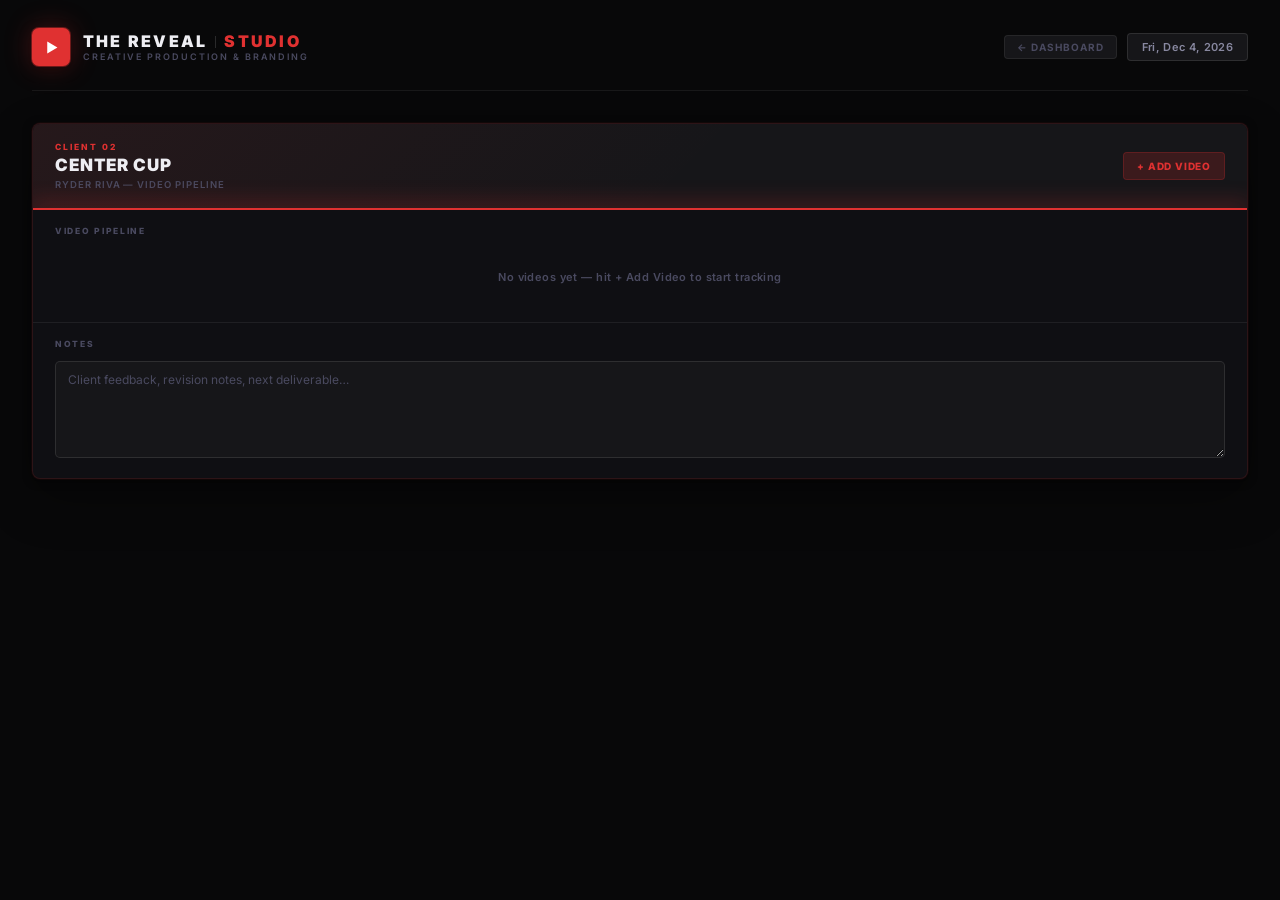
<file: center-cup.html>
<!DOCTYPE html>
<html lang="en">
<head>
  <meta charset="UTF-8">
  <meta name="viewport" content="width=device-width, initial-scale=1.0">
  <title>Center Cup — The Reveal Studio</title>
  <link rel="stylesheet" href="styles.css">
</head>
<body>

<div class="dash">

  <!-- HEADER -->
  <div class="top-bar">
    <div class="logo-lockup">
      <div class="logo-mark">
        <svg viewBox="0 0 20 20" fill="none" xmlns="http://www.w3.org/2000/svg">
          <polygon points="5,3 17,10 5,17" fill="white"/>
        </svg>
      </div>
      <div class="logo-text">
        <div class="logo-primary">THE REVEAL<span class="logo-divider"></span><span class="logo-accent">STUDIO</span></div>
        <div class="logo-sub">Creative Production &amp; Branding</div>
      </div>
    </div>
    <div class="header-right">
      <a class="back-link" href="index.html">← Dashboard</a>
      <div class="date-pill" id="today-date"></div>
    </div>
  </div>

  <!-- CENTER CUP WORKSPACE -->
  <div class="client-workspace">
    <div class="workspace-header">
      <div class="workspace-header-inner">
        <div class="workspace-tag">Client 02</div>
        <div class="workspace-name">Center Cup</div>
        <div class="workspace-meta">Ryder Riva — Video Pipeline</div>
      </div>
      <button class="add-ws-btn" onclick="addVideo()">+ Add Video</button>
    </div>

    <div class="workspace-section">
      <div class="section-label">Video Pipeline</div>
      <div id="cc-videos"></div>
    </div>

    <div class="workspace-section">
      <div class="section-label">Notes</div>
      <textarea class="workspace-notes" id="cc-notes" rows="5"
        placeholder="Client feedback, revision notes, next deliverable…"
        oninput="saveCC()"></textarea>
    </div>
  </div>

</div>

<script>
const _d = new Date();
document.getElementById('today-date').textContent = _d.toLocaleDateString('en-CA', {
  weekday: 'short', month: 'short', day: 'numeric', year: 'numeric'
});

const CC_KEY = 'rs_cc_data';

const CC_STAGES = ['Raw Footage Received','Editing','Review','Revisions','Delivered'];
const CC_STAGE_COLOR = {
  'Raw Footage Received': 'var(--text-2)',
  'Editing':   'var(--amber)',
  'Review':    'var(--amber)',
  'Revisions': 'var(--red)',
  'Delivered': 'var(--green)'
};

let ccData = { videos: [], notes: '' };

function loadData() {
  try { const s = localStorage.getItem(CC_KEY); if (s) ccData = JSON.parse(s); } catch(e) {}
  document.getElementById('cc-notes').value = ccData.notes || '';
  renderVideos();
}

function saveCC() {
  ccData.notes = document.getElementById('cc-notes').value;
  localStorage.setItem(CC_KEY, JSON.stringify(ccData));
}

function addVideo() {
  ccData.videos.push({ id: Date.now(), title: '', dueDate: '', stage: 'Raw Footage Received' });
  saveCC(); renderVideos();
}

function deleteVideo(id) {
  ccData.videos = ccData.videos.filter(v => v.id !== id);
  saveCC(); renderVideos();
}

function updateVidField(id, field, value) {
  const vid = ccData.videos.find(v => v.id === id);
  if (!vid) return;
  vid[field] = value;
  saveCC();
  if (field === 'stage') {
    const sel = document.querySelector('[data-vid-stage="' + id + '"]');
    if (sel) sel.style.color = CC_STAGE_COLOR[value] || 'var(--text)';
  }
}

function renderVideos() {
  const container = document.getElementById('cc-videos');
  if (!container) return;
  if (!ccData.videos.length) {
    container.innerHTML = '<div class="empty-state">No videos yet — hit + Add Video to start tracking</div>';
    return;
  }
  container.innerHTML = ccData.videos.map(vid => {
    const stageColor = CC_STAGE_COLOR[vid.stage] || 'var(--text)';
    const opts = CC_STAGES.map(s =>
      '<option value="' + s + '"' + (vid.stage === s ? ' selected' : '') + '>' + s + '</option>'
    ).join('');
    return '<div class="video-row">' +
      '<input class="video-title-input" type="text" placeholder="Video title…" value="' + escHtml(vid.title) + '"' +
      ' oninput="updateVidField(' + vid.id + ',\'title\',this.value)">' +
      '<input class="video-date-input" type="date" value="' + (vid.dueDate || '') + '"' +
      ' onchange="updateVidField(' + vid.id + ',\'dueDate\',this.value)">' +
      '<select class="cc-stage-select" data-vid-stage="' + vid.id + '" style="color:' + stageColor + '"' +
      ' onchange="updateVidField(' + vid.id + ',\'stage\',this.value)">' + opts + '</select>' +
      '<button class="delete-row-btn" onclick="deleteVideo(' + vid.id + ')" title="Remove">×</button>' +
    '</div>';
  }).join('');
}

function escHtml(s) {
  if (!s) return '';
  return String(s).replace(/&/g,'&amp;').replace(/</g,'&lt;').replace(/>/g,'&gt;').replace(/"/g,'&quot;');
}

loadData();
</script>

</body>
</html>
</file>
<file: styles.css>
@import url('https://fonts.googleapis.com/css2?family=Inter:wght@400;500;600;700;800;900&display=swap');

:root {
  --red: #E03131;
  --red-dark: #9B1C1C;
  --red-glow: rgba(224,49,49,0.18);
  --red-border: rgba(224,49,49,0.22);
  --bg: #080809;
  --surface: #0F0F13;
  --surface-2: #161619;
  --surface-3: #1E1E24;
  --border: rgba(255,255,255,0.065);
  --border-mid: rgba(255,255,255,0.1);
  --border-strong: rgba(255,255,255,0.14);
  --text: #EEEEF3;
  --text-2: #8888A0;
  --text-3: #4A4A60;
  --green: #22C55E;
  --green-dim: rgba(34,197,94,0.1);
  --green-border: rgba(34,197,94,0.2);
  --amber: #F59E0B;
  --amber-dim: rgba(245,158,11,0.1);
  --amber-border: rgba(245,158,11,0.2);
  --blue: #60A5FA;
  --teal: #2DD4BF;
}

* { box-sizing: border-box; margin: 0; padding: 0; }

body {
  font-family: 'Inter', 'Segoe UI', system-ui, sans-serif;
  background: var(--bg);
  color: var(--text);
  -webkit-font-smoothing: antialiased;
  min-height: 100vh;
}

.sr-only {
  position: absolute; width: 1px; height: 1px; padding: 0; margin: -1px;
  overflow: hidden; clip: rect(0,0,0,0); white-space: nowrap; border-width: 0;
}

.dash { padding: 1.75rem 2rem 3rem; max-width: 1400px; margin: 0 auto; }

/* ── HEADER ──────────────────────────────────── */
.top-bar {
  display: flex; justify-content: space-between; align-items: center;
  margin-bottom: 2rem; padding-bottom: 1.5rem; border-bottom: 1px solid var(--border);
}
.logo-lockup { display: flex; align-items: center; gap: 13px; }
.logo-mark {
  width: 38px; height: 38px; background: var(--red); border-radius: 7px;
  display: flex; align-items: center; justify-content: center; flex-shrink: 0;
  box-shadow: 0 0 0 1px rgba(224,49,49,0.4), 0 0 28px rgba(224,49,49,0.3), 0 4px 12px rgba(0,0,0,0.5);
}
.logo-mark svg { width: 17px; height: 17px; }
.logo-text { display: flex; flex-direction: column; gap: 2px; }
.logo-primary {
  font-size: 16px; font-weight: 900; letter-spacing: 0.14em;
  text-transform: uppercase; color: var(--text); line-height: 1;
}
.logo-divider {
  display: inline-block; width: 1px; height: 12px;
  background: var(--border-strong); margin: 0 8px; vertical-align: middle;
}
.logo-accent { color: var(--red); }
.logo-sub {
  font-size: 9px; letter-spacing: 0.22em; text-transform: uppercase;
  color: var(--text-3); font-weight: 600;
}
.header-right { display: flex; align-items: center; gap: 10px; }
.live-badge {
  display: flex; align-items: center; gap: 6px;
  font-size: 10px; font-weight: 700; color: var(--green); letter-spacing: 0.1em;
  text-transform: uppercase; background: var(--green-dim);
  border: 1px solid var(--green-border); padding: 5px 10px; border-radius: 3px;
}
.live-dot {
  width: 6px; height: 6px; border-radius: 50%; background: var(--green);
  box-shadow: 0 0 8px rgba(34,197,94,0.7); animation: pulse 2s ease-in-out infinite;
}
@keyframes pulse { 0%, 100% { opacity: 1; } 50% { opacity: 0.5; } }
.date-pill {
  font-size: 11px; font-weight: 600; color: var(--text-2); background: var(--surface-2);
  padding: 6px 14px; border-radius: 4px; border: 1px solid var(--border-mid); letter-spacing: 0.03em;
}

/* ── BACK LINK ───────────────────────────────── */
.back-link {
  display: inline-flex; align-items: center; gap: 7px;
  font-size: 10px; font-weight: 700; color: var(--text-3);
  text-decoration: none; letter-spacing: 0.1em; text-transform: uppercase;
  padding: 5px 12px; border-radius: 4px; border: 1px solid var(--border);
  background: var(--surface-2); transition: color 0.15s, border-color 0.15s;
}
.back-link:hover { color: var(--text); border-color: var(--border-mid); }

/* ── METRICS ─────────────────────────────────── */
.metrics {
  display: grid; grid-template-columns: repeat(4, 1fr); gap: 10px; margin-bottom: 10px;
}
.metric {
  background: var(--surface); border: 1px solid var(--border); border-radius: 8px;
  padding: 20px 20px 18px; position: relative; overflow: hidden;
  box-shadow: 0 1px 3px rgba(0,0,0,0.5), 0 8px 24px rgba(0,0,0,0.3); transition: border-color 0.2s;
}
.metric:hover { border-color: var(--border-mid); }
.metric-accent {
  position: absolute; top: 0; left: 0; right: 0; height: 2px;
  background: var(--red); box-shadow: 0 0 12px rgba(224,49,49,0.4);
}
.metric-label {
  font-size: 10px; font-weight: 700; color: var(--text-3);
  text-transform: uppercase; letter-spacing: 0.11em; margin-bottom: 12px;
}
.metric-value { font-size: 30px; font-weight: 800; color: var(--text); line-height: 1; letter-spacing: -0.03em; }
.metric-sub { font-size: 11px; color: var(--text-3); margin-top: 9px; font-weight: 500; }
.metric-sub.up { color: var(--green); }
.metric-sub.warn { color: var(--amber); }

/* ── CARD BASE ───────────────────────────────── */
.card {
  background: var(--surface); border: 1px solid var(--border); border-radius: 8px;
  padding: 20px 22px;
  box-shadow: 0 2px 8px rgba(0,0,0,0.4), 0 16px 40px rgba(0,0,0,0.25);
}
.card-header {
  display: flex; align-items: center; justify-content: space-between;
  margin-bottom: 16px; padding-bottom: 12px; border-bottom: 1px solid var(--border);
}
.card-title { font-size: 10px; font-weight: 700; color: var(--text-3); text-transform: uppercase; letter-spacing: 0.13em; }

/* ── WORKSPACE GRID ──────────────────────────── */
.workspace-grid { display: grid; grid-template-columns: 1fr 1fr; gap: 10px; margin-bottom: 10px; }

/* ── CLIENT WORKSPACE ────────────────────────── */
.client-workspace {
  background: var(--surface); border: 1px solid rgba(224,49,49,0.14); border-radius: 8px;
  overflow: hidden;
  box-shadow: 0 0 0 1px rgba(224,49,49,0.05), 0 2px 8px rgba(0,0,0,0.5), 0 20px 50px rgba(0,0,0,0.3);
}

.workspace-header {
  background: var(--surface-2); border-bottom: 2px solid var(--red);
  padding: 18px 22px; display: flex; align-items: center;
  justify-content: space-between; gap: 14px; position: relative; overflow: hidden;
}
.workspace-header::before {
  content: ''; position: absolute; inset: 0;
  background: linear-gradient(135deg, rgba(224,49,49,0.08) 0%, transparent 55%);
  pointer-events: none;
}
.workspace-header::after {
  content: ''; position: absolute; bottom: -2px; left: 0; right: 0; height: 2px;
  background: var(--red); box-shadow: 0 0 22px 3px rgba(224,49,49,0.45);
}
.workspace-header-inner { position: relative; }
.workspace-tag {
  font-size: 8.5px; font-weight: 800; letter-spacing: 0.24em;
  color: var(--red); text-transform: uppercase; margin-bottom: 5px;
}
.workspace-name {
  font-size: 17px; font-weight: 900; color: var(--text);
  letter-spacing: 0.05em; line-height: 1; text-transform: uppercase;
}
.workspace-meta {
  font-size: 9.5px; color: var(--text-3); letter-spacing: 0.1em;
  margin-top: 5px; text-transform: uppercase; font-weight: 600;
}
.add-ws-btn {
  font-size: 10px; font-weight: 800; color: var(--red);
  background: var(--red-glow); border: 1px solid var(--red-border);
  border-radius: 4px; padding: 7px 13px; cursor: pointer; letter-spacing: 0.08em;
  text-transform: uppercase; font-family: inherit; white-space: nowrap; flex-shrink: 0;
  transition: background 0.15s, box-shadow 0.15s; position: relative;
}
.add-ws-btn:hover { background: rgba(224,49,49,0.28); box-shadow: 0 0 14px rgba(224,49,49,0.22); }

.workspace-section { padding: 16px 22px; border-bottom: 1px solid var(--border); }
.workspace-section:last-child { border-bottom: none; }
.section-label {
  font-size: 8.5px; font-weight: 800; color: var(--text-3);
  letter-spacing: 0.2em; text-transform: uppercase; margin-bottom: 12px;
}

/* ── CLIENT ENTRY CARDS (main page) ─────────── */
.client-entry-body {
  display: flex; align-items: center; justify-content: space-between;
  padding: 16px 22px;
}
.client-entry-stats {
  font-size: 11px; font-weight: 500; color: var(--text-3); letter-spacing: 0.02em;
}
.open-client-btn {
  display: inline-flex; align-items: center; gap: 8px;
  font-size: 10px; font-weight: 800; letter-spacing: 0.08em; text-transform: uppercase;
  color: var(--red); background: var(--red-glow); border: 1px solid var(--red-border);
  padding: 7px 14px; border-radius: 4px; text-decoration: none; font-family: inherit;
  white-space: nowrap; transition: background 0.15s, box-shadow 0.15s;
}
.open-client-btn:hover { background: rgba(224,49,49,0.28); box-shadow: 0 0 14px rgba(224,49,49,0.22); }

/* ── EPISODE TABLE ───────────────────────────── */
.ep-table-wrap { overflow-x: auto; }
.ep-table { width: 100%; border-collapse: collapse; min-width: 500px; }
.ep-table th {
  font-size: 8px; font-weight: 800; color: var(--text-3); letter-spacing: 0.13em;
  text-transform: uppercase; padding: 0 5px 8px; white-space: nowrap;
  border-bottom: 1px solid var(--border); text-align: center;
}
.ep-table th:first-child,
.ep-table th:nth-child(2) { text-align: left; }
.ep-table td {
  padding: 7px 5px; border-bottom: 1px solid var(--border);
  text-align: center; vertical-align: middle;
}
.ep-table td:first-child,
.ep-table td:nth-child(2) { text-align: left; }
.ep-table tbody tr:last-child td { border-bottom: none; }
.ep-table tbody tr:hover { background: rgba(255,255,255,0.015); }

.ep-name-input {
  font-size: 12px; font-weight: 600; color: var(--text);
  background: transparent; border: none; border-bottom: 1px solid transparent;
  padding: 3px 2px; width: 110px; font-family: inherit; transition: border-color 0.15s;
}
.ep-name-input:focus { outline: none; border-bottom-color: var(--red); }
.ep-name-input::placeholder { color: var(--text-3); font-weight: 400; }

.stage-select {
  font-size: 10px; font-weight: 700; padding: 4px 7px; border-radius: 3px;
  border: 1px solid var(--border-mid); background: var(--surface-3);
  font-family: inherit; cursor: pointer; width: 152px; -webkit-appearance: none;
  transition: border-color 0.15s;
}
.stage-select:focus { outline: none; border-color: var(--red-border); }
.stage-select option { background: #1E1E24; color: var(--text); }

.ep-cb { width: 14px; height: 14px; accent-color: var(--red); cursor: pointer; display: block; margin: 0 auto; }

.delete-row-btn {
  width: 22px; height: 22px; display: flex; align-items: center; justify-content: center;
  font-size: 16px; line-height: 1; color: var(--text-3); background: transparent;
  border: none; cursor: pointer; border-radius: 3px; font-family: inherit; padding: 0;
  transition: color 0.15s, background 0.15s;
}
.delete-row-btn:hover { color: var(--red); background: var(--red-glow); }

/* ── ANALYTICS GRID ──────────────────────────── */
.analytics-grid { display: grid; grid-template-columns: repeat(4, 1fr); gap: 8px; }
.analytics-field label {
  display: block; font-size: 8px; font-weight: 800; color: var(--text-3);
  letter-spacing: 0.12em; text-transform: uppercase; margin-bottom: 5px;
}
.analytics-field input {
  width: 100%; font-size: 14px; font-weight: 800; color: var(--text);
  background: var(--surface-2); border: 1px solid var(--border-mid); border-radius: 4px;
  padding: 7px 10px; font-family: inherit; font-variant-numeric: tabular-nums;
  transition: border-color 0.15s, box-shadow 0.15s;
}
.analytics-field input:focus { outline: none; border-color: var(--red); box-shadow: 0 0 0 2px var(--red-glow); }
.analytics-field input::placeholder { color: var(--text-3); font-weight: 400; font-size: 12px; }

/* ── WORKSPACE NOTES ─────────────────────────── */
.workspace-notes {
  width: 100%; font-size: 12px; color: var(--text); background: var(--surface-2);
  border: 1px solid var(--border-mid); border-radius: 5px; padding: 10px 12px;
  font-family: inherit; resize: vertical; min-height: 70px;
  transition: border-color 0.15s, box-shadow 0.15s;
}
.workspace-notes:focus { outline: none; border-color: var(--red); box-shadow: 0 0 0 2px var(--red-glow); }
.workspace-notes::placeholder { color: var(--text-3); }

/* ── VIDEO ROWS (CENTER CUP) ─────────────────── */
.video-row {
  display: flex; align-items: center; gap: 8px;
  padding: 8px 0; border-bottom: 1px solid var(--border);
}
.video-row:last-child { border-bottom: none; }
.video-title-input {
  flex: 1; min-width: 0; font-size: 12px; font-weight: 600; color: var(--text);
  background: var(--surface-2); border: 1px solid var(--border-mid); border-radius: 4px;
  padding: 7px 10px; font-family: inherit; transition: border-color 0.15s;
}
.video-title-input:focus { outline: none; border-color: var(--red); }
.video-title-input::placeholder { color: var(--text-3); font-weight: 400; }
.video-date-input {
  font-size: 11px; font-weight: 600; color: var(--text-2); background: var(--surface-2);
  border: 1px solid var(--border-mid); border-radius: 4px; padding: 7px 10px;
  font-family: inherit; width: 130px; flex-shrink: 0; color-scheme: dark; transition: border-color 0.15s;
}
.video-date-input:focus { outline: none; border-color: var(--red); }
.cc-stage-select {
  font-size: 10px; font-weight: 700; padding: 7px 8px; border-radius: 4px;
  border: 1px solid var(--border-mid); background: var(--surface-3);
  font-family: inherit; cursor: pointer; width: 155px; flex-shrink: 0;
  -webkit-appearance: none; transition: border-color 0.15s;
}
.cc-stage-select:focus { outline: none; border-color: var(--red-border); }
.cc-stage-select option { background: #1E1E24; color: var(--text); }

/* ── EMPTY STATE ─────────────────────────────── */
.empty-state {
  padding: 22px; text-align: center; color: var(--text-3);
  font-size: 11px; font-weight: 600; letter-spacing: 0.04em;
}

/* ── BOTTOM GRID ─────────────────────────────── */
.bottom-grid { display: grid; grid-template-columns: 1fr 1fr; gap: 10px; }

/* ── QUICK LINKS ─────────────────────────────── */
.link-grid { display: grid; grid-template-columns: 1fr 1fr; gap: 8px; }
.quick-link {
  display: flex; align-items: center; gap: 10px; padding: 10px 12px;
  background: var(--surface-2); border-radius: 6px; border: 1px solid var(--border);
  cursor: pointer; transition: background 0.15s, border-color 0.15s; text-decoration: none;
}
.quick-link:hover { background: var(--surface-3); border-color: var(--border-mid); }
.link-icon {
  width: 26px; height: 26px; border-radius: 5px; display: flex;
  align-items: center; justify-content: center; font-size: 10px; font-weight: 800; flex-shrink: 0;
}
.link-label { font-size: 12px; color: var(--text); font-weight: 600; }

/* ── OUTREACH FORM ───────────────────────────── */
.outreach-form { display: flex; flex-direction: column; gap: 8px; }
.outreach-row { display: flex; gap: 8px; }
.outreach-form input,
.outreach-form textarea,
.outreach-form select {
  font-size: 12px; padding: 9px 12px; border-radius: 5px;
  border: 1px solid var(--border-mid); background: var(--surface-2); color: var(--text);
  width: 100%; resize: none; font-family: inherit;
  transition: border-color 0.15s, box-shadow 0.15s; -webkit-appearance: none;
}
.outreach-form input::placeholder,
.outreach-form textarea::placeholder { color: var(--text-3); }
.outreach-form input:focus,
.outreach-form textarea:focus,
.outreach-form select:focus { outline: none; border-color: var(--red); box-shadow: 0 0 0 2px var(--red-glow); }
.outreach-form select option { background: #1E1E24; }
.send-btn {
  background: var(--red); color: white; border: none; border-radius: 5px;
  padding: 10px 20px; font-size: 11px; font-weight: 800; letter-spacing: 0.08em;
  text-transform: uppercase; cursor: pointer; align-self: flex-end; font-family: inherit;
  transition: background 0.15s, box-shadow 0.15s, transform 0.1s;
  box-shadow: 0 0 20px rgba(224,49,49,0.3);
}
.send-btn:hover { background: #C22A2A; box-shadow: 0 0 28px rgba(224,49,49,0.5); transform: translateY(-1px); }
.send-btn:active { transform: translateY(0); }

/* ── BIOTECH VOYAGER WORKSPACE ────────────────────────────────────────── */
.biotech-workspace {
  --red:           #38BEFF;
  --red-dark:      #1977CC;
  --red-glow:      rgba(56, 190, 255, 0.14);
  --red-border:    rgba(56, 190, 255, 0.24);
  --surface:       #07101C;
  --surface-2:     #0B1625;
  --surface-3:     #101E30;
  --border:        rgba(56, 190, 255, 0.07);
  --border-mid:    rgba(56, 190, 255, 0.13);
  --border-strong: rgba(56, 190, 255, 0.19);
  background: var(--surface);
  border-color: rgba(56, 190, 255, 0.13);
  box-shadow: 0 0 0 1px rgba(56, 190, 255, 0.05),
              0 2px 8px rgba(0, 0, 0, 0.55),
              0 20px 50px rgba(0, 0, 0, 0.38);
}

.biotech-workspace .workspace-header { background: #050D19; }

.biotech-workspace .workspace-header::before {
  background:
    radial-gradient(1px   1px   at  8%  18%, rgba(255,255,255,0.80) 0%, transparent 100%),
    radial-gradient(1.5px 1.5px at 23%  9%, rgba(255,255,255,0.60) 0%, transparent 100%),
    radial-gradient(1px   1px   at 41%  28%, rgba(255,255,255,0.55) 0%, transparent 100%),
    radial-gradient(1px   1px   at 57%  14%, rgba(255,255,255,0.50) 0%, transparent 100%),
    radial-gradient(1px   1px   at 74%  32%, rgba(255,255,255,0.45) 0%, transparent 100%),
    radial-gradient(1px   1px   at 89%  10%, rgba(255,255,255,0.60) 0%, transparent 100%),
    radial-gradient(1px   1px   at 31%  58%, rgba(255,255,255,0.35) 0%, transparent 100%),
    radial-gradient(1px   1px   at 66%  70%, rgba(255,255,255,0.30) 0%, transparent 100%),
    radial-gradient(1px   1px   at 93%  55%, rgba(255,255,255,0.40) 0%, transparent 100%),
    radial-gradient(1px   1px   at 13%  78%, rgba(255,255,255,0.28) 0%, transparent 100%),
    radial-gradient(1px   1px   at 50%  85%, rgba(255,255,255,0.25) 0%, transparent 100%),
    radial-gradient(1px   1px   at 82%  88%, rgba(255,255,255,0.22) 0%, transparent 100%),
    radial-gradient(70px 50px at 108% 130%, rgba(56, 190, 255, 0.22) 0%, transparent 65%),
    linear-gradient(140deg, rgba(56, 190, 255, 0.07) 0%, transparent 55%);
}

.biotech-workspace .workspace-header::after {
  background: #38BEFF;
  box-shadow: 0 0 22px 4px rgba(56, 190, 255, 0.50);
}

.biotech-workspace .workspace-name {
  text-shadow: 0 0 28px rgba(56, 190, 255, 0.30);
}

.biotech-workspace .add-ws-btn:hover {
  background: rgba(56, 190, 255, 0.22);
  box-shadow: 0 0 14px rgba(56, 190, 255, 0.22);
}

.biotech-workspace .open-client-btn:hover {
  background: rgba(56, 190, 255, 0.22);
  box-shadow: 0 0 14px rgba(56, 190, 255, 0.22);
}

.biotech-workspace .stage-select option { background: #101E30; }
</file>
